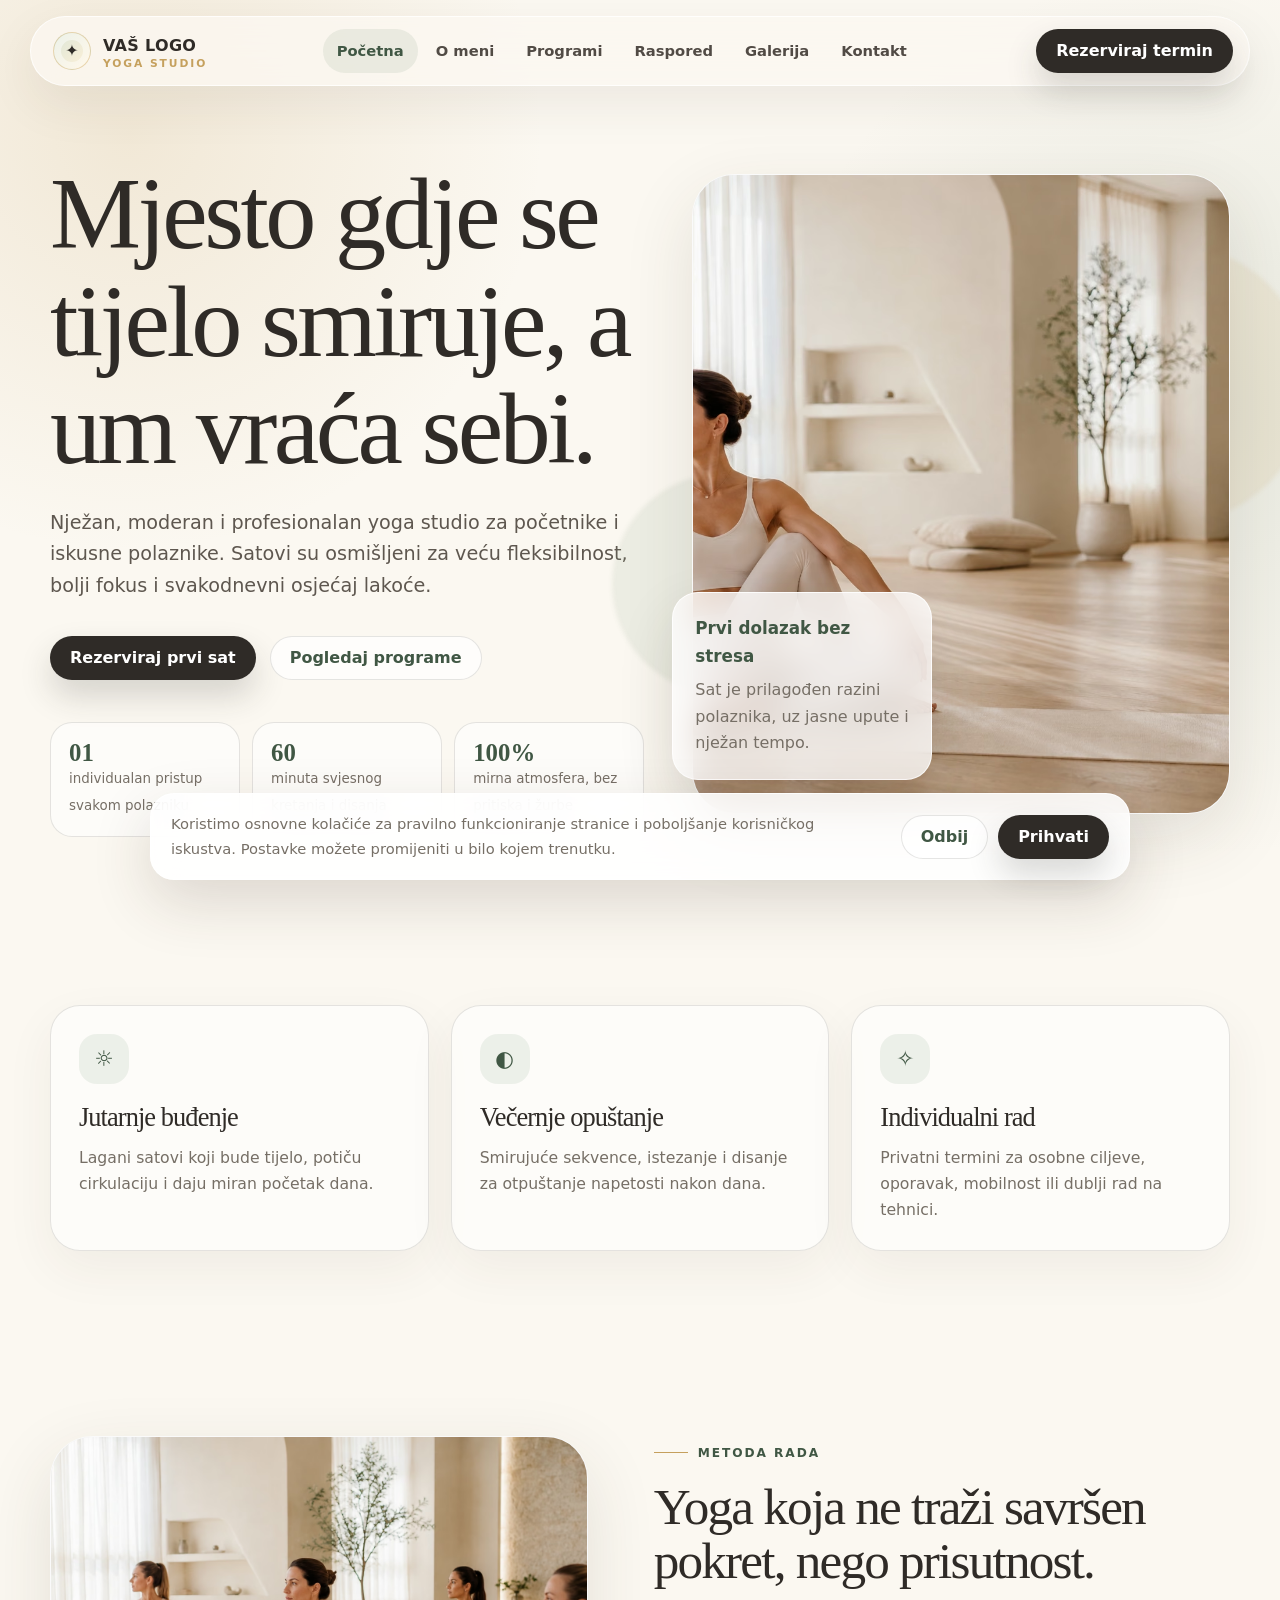
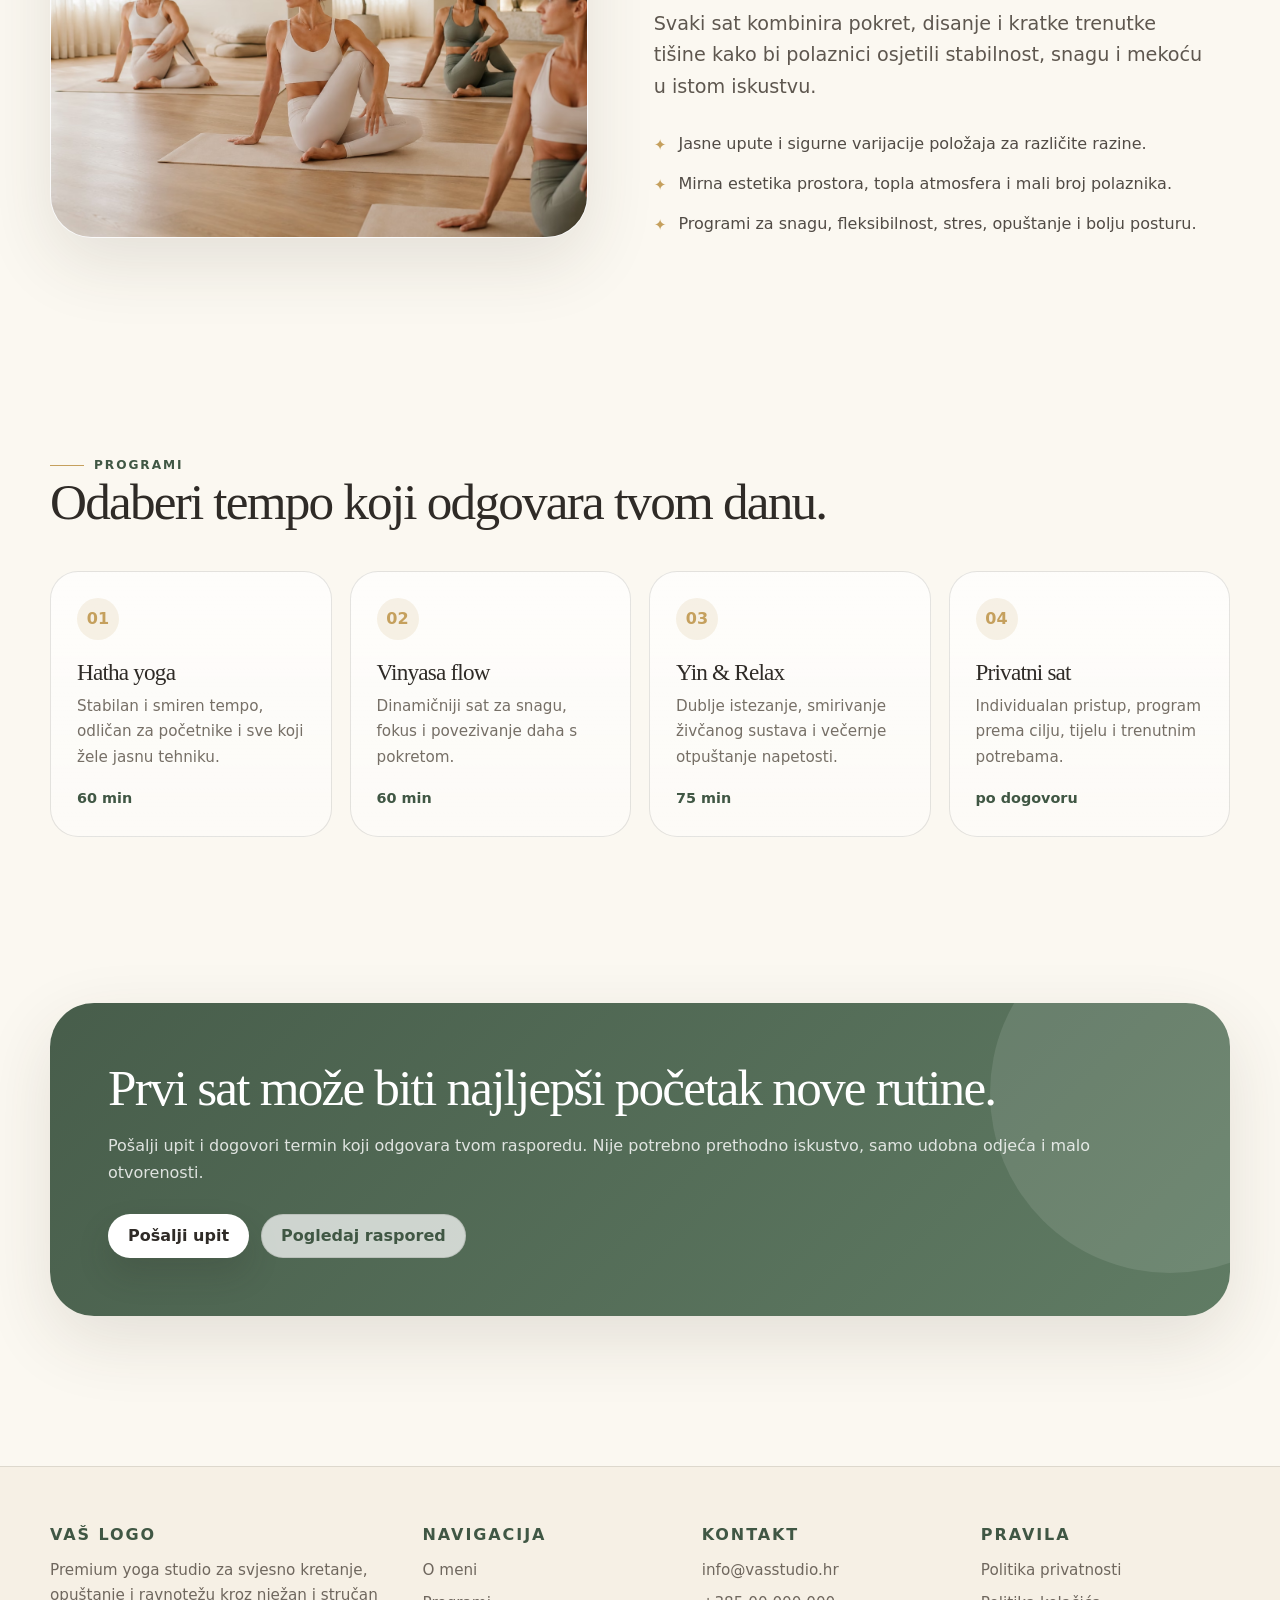
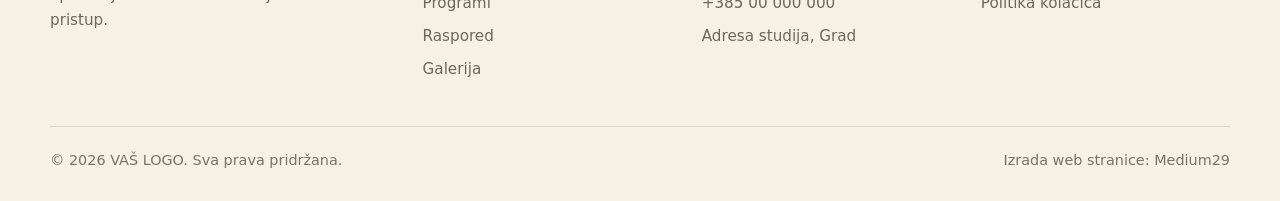
<file: index.html>
<!doctype html>
<html lang="hr">
<head>
  <meta charset="utf-8">
  <meta name="viewport" content="width=device-width, initial-scale=1">
  <title>Premium Yoga Studio | Svjesno kretanje i miran um</title>
  <meta name="description" content="Moderna premium web stranica za yoga studio, individualne sate, grupne programe i svjesno kretanje.">
  <meta name="theme-color" content="#fbf8f1">
  <meta property="og:title" content="Premium Yoga Studio | Svjesno kretanje i miran um">
  <meta property="og:description" content="Moderna premium web stranica za yoga studio, individualne sate, grupne programe i svjesno kretanje.">
  <meta property="og:type" content="website">
  <meta property="og:image" content="assets/images/yoga-hero.avif">
  <link rel="icon" href="assets/images/favicon.svg" type="image/svg+xml">
  <link rel="stylesheet" href="assets/css/style.css">
</head>
<body>
  <header class="topbar" aria-label="Glavna navigacija">
    <nav class="nav">
      <a class="brand" href="index.html" aria-label="Početna stranica">
        <span class="brand-mark" aria-hidden="true">✦</span>
        <span>VAŠ LOGO<small>Yoga studio</small></span>
      </a>
      <div class="nav-links" id="main-menu">
        <a data-nav href="index.html">Početna</a>
        <a data-nav href="o-nama.html">O meni</a>
        <a data-nav href="programi.html">Programi</a>
        <a data-nav href="raspored.html">Raspored</a>
        <a data-nav href="galerija.html">Galerija</a>
        <a data-nav href="kontakt.html">Kontakt</a>
      </div>
      <div class="nav-cta">
        <a class="btn btn-primary" href="kontakt.html">Rezerviraj termin</a>
        <button class="menu-toggle" aria-label="Otvori izbornik" aria-controls="main-menu" aria-expanded="false"><span></span><span></span><span></span></button>
      </div>
    </nav>
  </header>

  <main>
    <section class="hero">
      <div class="container hero-grid">
        <div class="hero-copy reveal">
          <h1>Mjesto gdje se tijelo smiruje, a um vraća sebi.</h1>
          <p class="lead">Nježan, moderan i profesionalan yoga studio za početnike i iskusne polaznike. Satovi su osmišljeni za veću fleksibilnost, bolji fokus i svakodnevni osjećaj lakoće.</p>
          <div class="hero-actions">
            <a class="btn btn-primary" href="kontakt.html">Rezerviraj prvi sat</a>
            <a class="btn btn-soft" href="programi.html">Pogledaj programe</a>
          </div>
          <div class="hero-stats">
            <div class="stat"><strong>01</strong><span>individualan pristup svakom polazniku</span></div>
            <div class="stat"><strong>60</strong><span>minuta svjesnog kretanja i disanja</span></div>
            <div class="stat"><strong>100%</strong><span>mirna atmosfera, bez pritiska i žurbe</span></div>
          </div>
        </div>
        <div class="hero-visual reveal">
          <span class="orb orb-one"></span><span class="orb orb-two"></span>
          <div class="image-card"><img src="assets/images/yoga-hero.avif" alt="Yoga studio u toploj i mirnoj atmosferi" width="1600" height="1100"></div>
          <div class="float-card"><strong>Prvi dolazak bez stresa</strong><p>Sat je prilagođen razini polaznika, uz jasne upute i nježan tempo.</p></div>
        </div>
      </div>
    </section>

    <section class="section-tight">
      <div class="container grid-3">
        <article class="card reveal"><div class="icon">☼</div><h3>Jutarnje buđenje</h3><p>Lagani satovi koji bude tijelo, potiču cirkulaciju i daju miran početak dana.</p></article>
        <article class="card reveal"><div class="icon">◐</div><h3>Večernje opuštanje</h3><p>Smirujuće sekvence, istezanje i disanje za otpuštanje napetosti nakon dana.</p></article>
        <article class="card reveal"><div class="icon">✧</div><h3>Individualni rad</h3><p>Privatni termini za osobne ciljeve, oporavak, mobilnost ili dublji rad na tehnici.</p></article>
      </div>
    </section>

    <section class="section">
      <div class="container split">
        <div class="image-card reveal"><img src="assets/images/yoga-programi.avif" alt="Yoga programi i svjesno kretanje" width="1600" height="1100" loading="lazy"></div>
        <div class="split-content reveal">
          <span class="eyebrow">Metoda rada</span>
          <h2>Yoga koja ne traži savršen pokret, nego prisutnost.</h2>
          <p class="lead">Svaki sat kombinira pokret, disanje i kratke trenutke tišine kako bi polaznici osjetili stabilnost, snagu i mekoću u istom iskustvu.</p>
          <ul class="check-list">
            <li>Jasne upute i sigurne varijacije položaja za različite razine.</li>
            <li>Mirna estetika prostora, topla atmosfera i mali broj polaznika.</li>
            <li>Programi za snagu, fleksibilnost, stres, opuštanje i bolju posturu.</li>
          </ul>
        </div>
      </div>
    </section>

    <section class="section">
      <div class="container">
        <div class="section-head reveal">
          <div><span class="eyebrow">Programi</span><h2>Odaberi tempo koji odgovara tvom danu.</h2></div>
          
        </div>
        <div class="program-grid">
          <article class="program-card reveal"><span>01</span><h3>Hatha yoga</h3><p>Stabilan i smiren tempo, odličan za početnike i sve koji žele jasnu tehniku.</p><div class="meta">60 min</div></article>
          <article class="program-card reveal"><span>02</span><h3>Vinyasa flow</h3><p>Dinamičniji sat za snagu, fokus i povezivanje daha s pokretom.</p><div class="meta">60 min</div></article>
          <article class="program-card reveal"><span>03</span><h3>Yin & Relax</h3><p>Dublje istezanje, smirivanje živčanog sustava i večernje otpuštanje napetosti.</p><div class="meta">75 min</div></article>
          <article class="program-card reveal"><span>04</span><h3>Privatni sat</h3><p>Individualan pristup, program prema cilju, tijelu i trenutnim potrebama.</p><div class="meta">po dogovoru</div></article>
        </div>
      </div>
    </section>

    <section class="section-tight">
      <div class="container cta-band reveal">
        <h2>Prvi sat može biti najljepši početak nove rutine.</h2>
        <p>Pošalji upit i dogovori termin koji odgovara tvom rasporedu. Nije potrebno prethodno iskustvo, samo udobna odjeća i malo otvorenosti.</p>
        <div class="cta-actions"><a class="btn btn-primary" href="kontakt.html">Pošalji upit</a><a class="btn btn-soft" href="raspored.html">Pogledaj raspored</a></div>
      </div>
    </section>
  </main>

  <footer class="footer">
    <div class="container">
      <div class="footer-grid">
        <div>
          <h3>VAŠ LOGO</h3>
          <p>Premium yoga studio za svjesno kretanje, opuštanje i ravnotežu kroz nježan i stručan pristup.</p>
        </div>
        <div>
          <h3>Navigacija</h3>
          <a href="o-nama.html">O meni</a>
          <a href="programi.html">Programi</a>
          <a href="raspored.html">Raspored</a>
          <a href="galerija.html">Galerija</a>
        </div>
        <div>
          <h3>Kontakt</h3>
          <a href="mailto:info@vasstudio.hr">info@vasstudio.hr</a>
          <a href="tel:+385000000000">+385 00 000 000</a>
          <p>Adresa studija, Grad</p>
        </div>
        <div>
          <h3>Pravila</h3>
          <a href="politika-privatnosti.html">Politika privatnosti</a>
          <a href="politika-kolacica.html">Politika kolačića</a>
        </div>
      </div>
      <div class="footer-bottom">
        <span>© 2026 VAŠ LOGO. Sva prava pridržana.</span>
        <span>Izrada web stranice: Medium29</span>
      </div>
    </div>
  </footer>
  <div class="cookie" role="dialog" aria-label="Obavijest o kolačićima">
    <div class="cookie-inner">
      <p>Koristimo osnovne kolačiće za pravilno funkcioniranje stranice i poboljšanje korisničkog iskustva. Postavke možete promijeniti u bilo kojem trenutku.</p>
      <div class="cookie-actions">
        <button class="btn btn-soft" data-cookie-reject>Odbij</button>
        <button class="btn btn-primary" data-cookie-accept>Prihvati</button>
      </div>
    </div>
  </div>
  <script src="assets/js/main.js"></script>
</body>
</html>
</file>
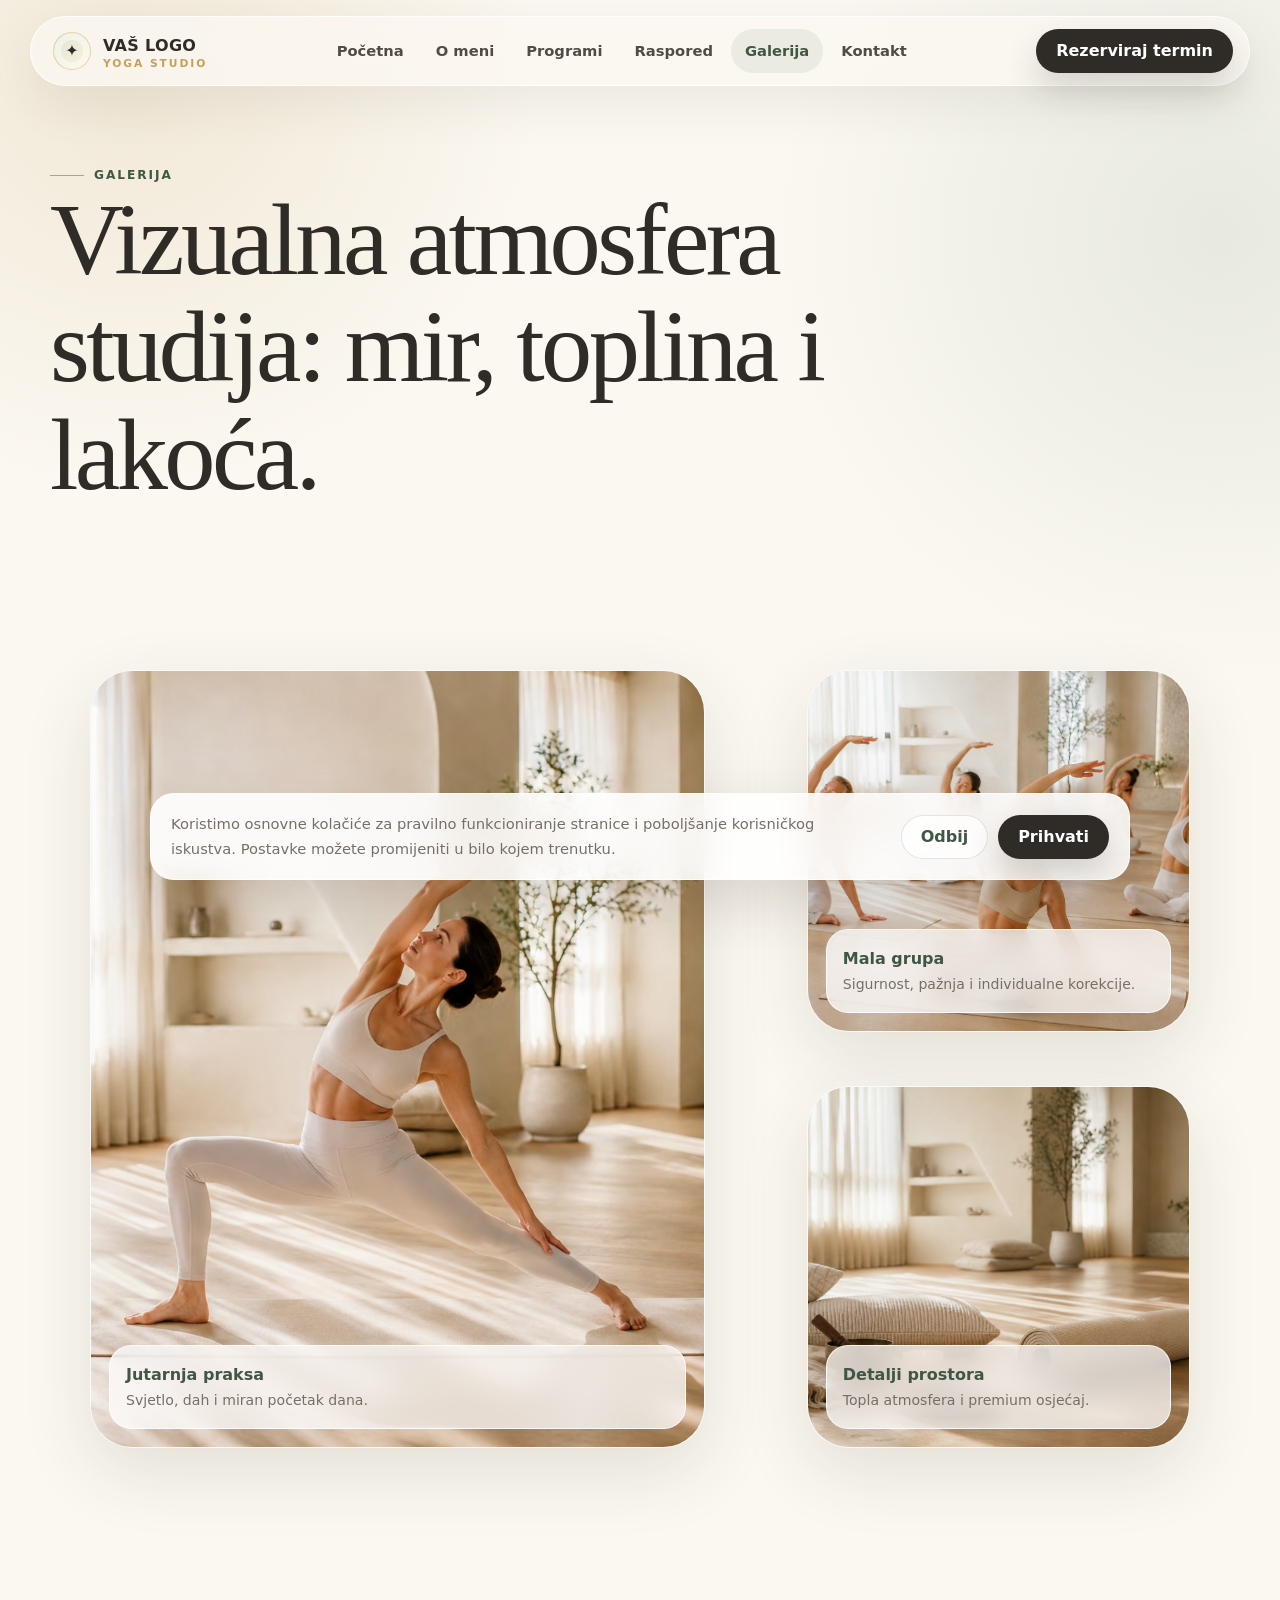
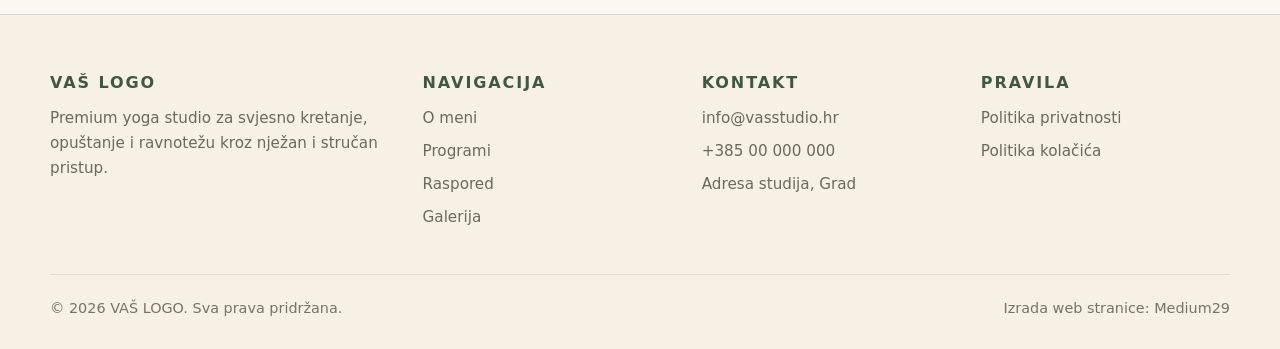
<file: galerija.html>
<!doctype html>
<html lang="hr">
<head>
  <meta charset="utf-8">
  <meta name="viewport" content="width=device-width, initial-scale=1">
  <title>Galerija | Atmosfera yoga studija</title>
  <meta name="description" content="Galerija premium AVIF vizuala za yoga studio, radionice i miran prostor za vježbanje.">
  <meta name="theme-color" content="#fbf8f1">
  <meta property="og:title" content="Galerija | Atmosfera yoga studija">
  <meta property="og:description" content="Galerija premium AVIF vizuala za yoga studio, radionice i miran prostor za vježbanje.">
  <meta property="og:type" content="website">
  <meta property="og:image" content="assets/images/yoga-hero.avif">
  <link rel="icon" href="assets/images/favicon.svg" type="image/svg+xml">
  <link rel="stylesheet" href="assets/css/style.css">
</head>
<body>
  <header class="topbar" aria-label="Glavna navigacija">
    <nav class="nav">
      <a class="brand" href="index.html" aria-label="Početna stranica">
        <span class="brand-mark" aria-hidden="true">✦</span>
        <span>VAŠ LOGO<small>Yoga studio</small></span>
      </a>
      <div class="nav-links" id="main-menu">
        <a data-nav href="index.html">Početna</a>
        <a data-nav href="o-nama.html">O meni</a>
        <a data-nav href="programi.html">Programi</a>
        <a data-nav href="raspored.html">Raspored</a>
        <a data-nav href="galerija.html">Galerija</a>
        <a data-nav href="kontakt.html">Kontakt</a>
      </div>
      <div class="nav-cta">
        <a class="btn btn-primary" href="kontakt.html">Rezerviraj termin</a>
        <button class="menu-toggle" aria-label="Otvori izbornik" aria-controls="main-menu" aria-expanded="false"><span></span><span></span><span></span></button>
      </div>
    </nav>
  </header>

  <main>
    <section class="page-hero">
      <div class="container reveal"><span class="eyebrow">Galerija</span><h1>Vizualna atmosfera studija: mir, toplina i lakoća.</h1></div>
    </section>
    <section class="section-tight">
      <div class="container gallery-grid">
        <figure class="image-card reveal"><img src="assets/images/yoga-galerija-1.avif" alt="Joga uz miran jutarnji ambijent" width="1600" height="1100" loading="lazy"><figcaption class="gallery-caption"><strong>Jutarnja praksa</strong><p>Svjetlo, dah i miran početak dana.</p></figcaption></figure>
        <figure class="image-card reveal"><img src="assets/images/yoga-galerija-2.avif" alt="Mala grupa na yoga satu" width="1600" height="1100" loading="lazy"><figcaption class="gallery-caption"><strong>Mala grupa</strong><p>Sigurnost, pažnja i individualne korekcije.</p></figcaption></figure>
        <figure class="image-card reveal"><img src="assets/images/yoga-galerija-3.avif" alt="Detalji yoga studija, svijeće i zdjela" width="1600" height="1100" loading="lazy"><figcaption class="gallery-caption"><strong>Detalji prostora</strong><p>Topla atmosfera i premium osjećaj.</p></figcaption></figure>
      </div>
    </section>
  </main>

  <footer class="footer">
    <div class="container">
      <div class="footer-grid">
        <div>
          <h3>VAŠ LOGO</h3>
          <p>Premium yoga studio za svjesno kretanje, opuštanje i ravnotežu kroz nježan i stručan pristup.</p>
        </div>
        <div>
          <h3>Navigacija</h3>
          <a href="o-nama.html">O meni</a>
          <a href="programi.html">Programi</a>
          <a href="raspored.html">Raspored</a>
          <a href="galerija.html">Galerija</a>
        </div>
        <div>
          <h3>Kontakt</h3>
          <a href="mailto:info@vasstudio.hr">info@vasstudio.hr</a>
          <a href="tel:+385000000000">+385 00 000 000</a>
          <p>Adresa studija, Grad</p>
        </div>
        <div>
          <h3>Pravila</h3>
          <a href="politika-privatnosti.html">Politika privatnosti</a>
          <a href="politika-kolacica.html">Politika kolačića</a>
        </div>
      </div>
      <div class="footer-bottom">
        <span>© 2026 VAŠ LOGO. Sva prava pridržana.</span>
        <span>Izrada web stranice: Medium29</span>
      </div>
    </div>
  </footer>
  <div class="cookie" role="dialog" aria-label="Obavijest o kolačićima">
    <div class="cookie-inner">
      <p>Koristimo osnovne kolačiće za pravilno funkcioniranje stranice i poboljšanje korisničkog iskustva. Postavke možete promijeniti u bilo kojem trenutku.</p>
      <div class="cookie-actions">
        <button class="btn btn-soft" data-cookie-reject>Odbij</button>
        <button class="btn btn-primary" data-cookie-accept>Prihvati</button>
      </div>
    </div>
  </div>
  <script src="assets/js/main.js"></script>
</body>
</html>
</file>
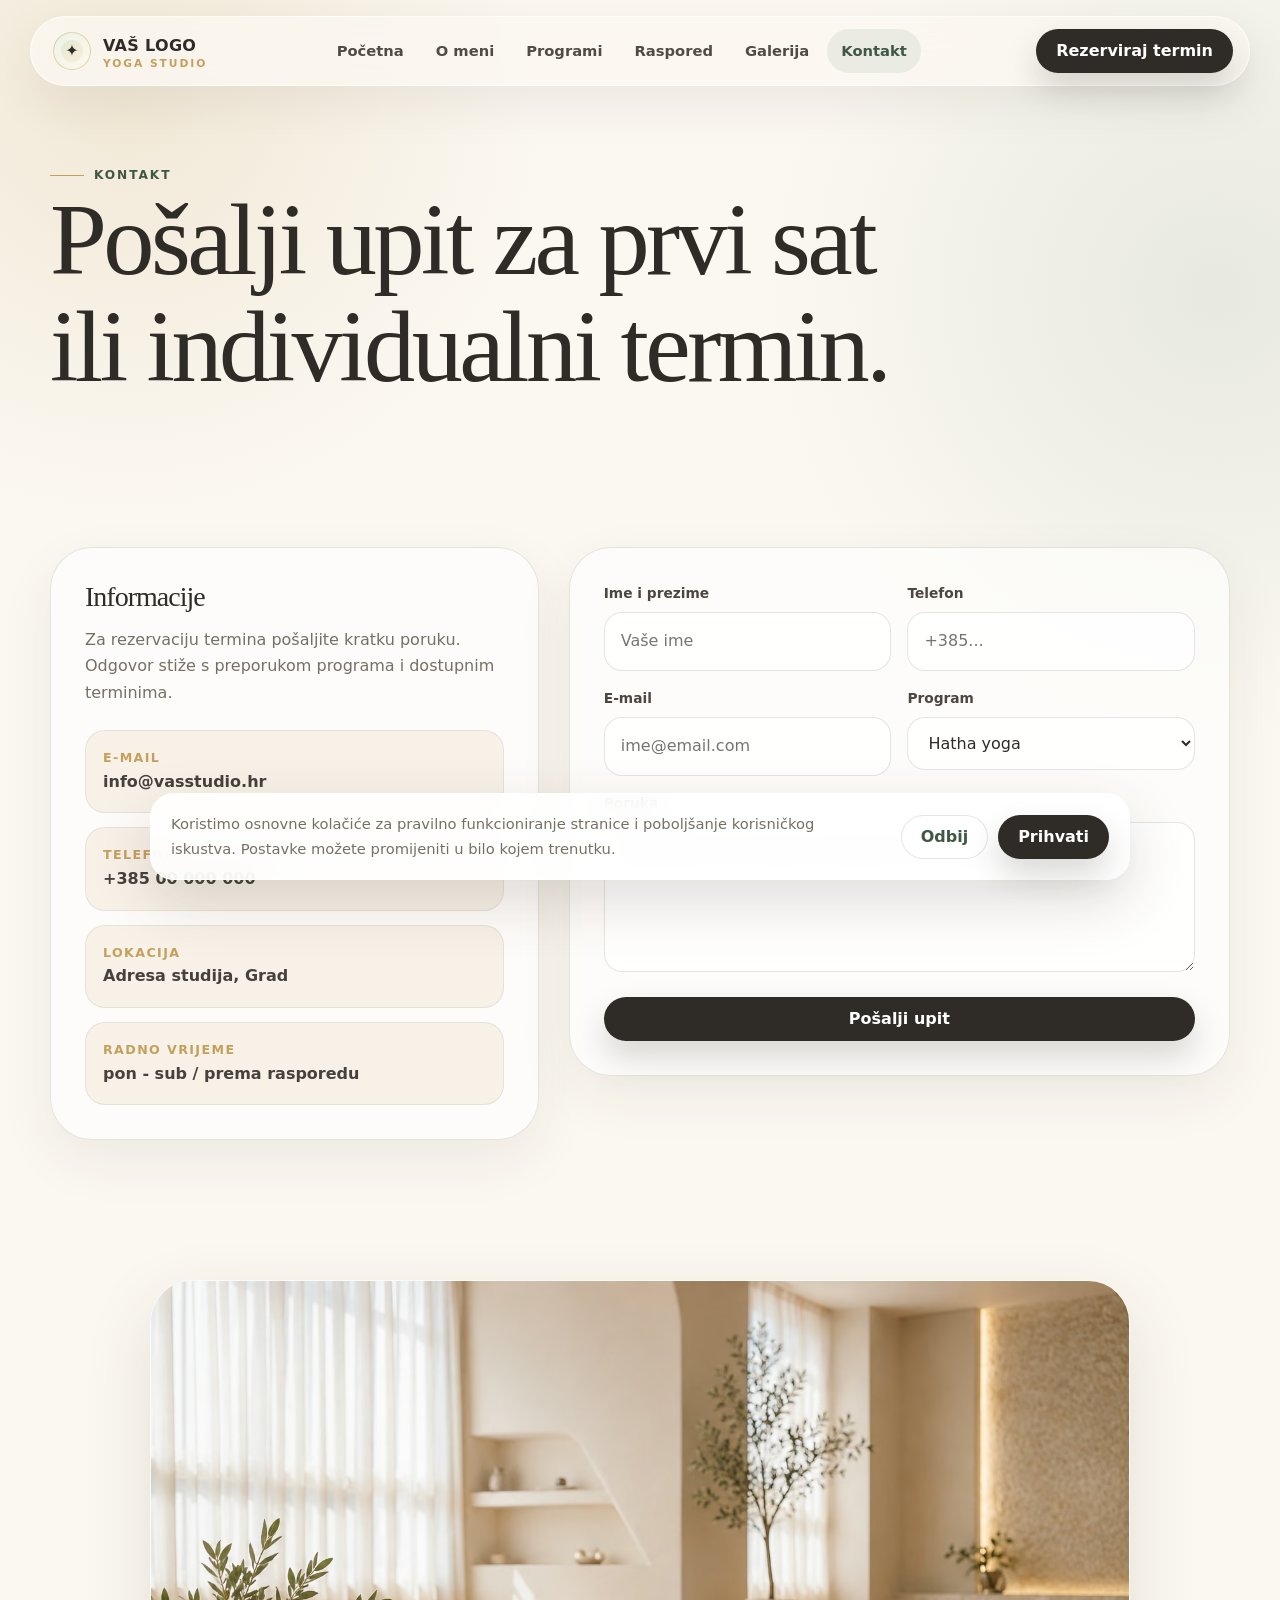
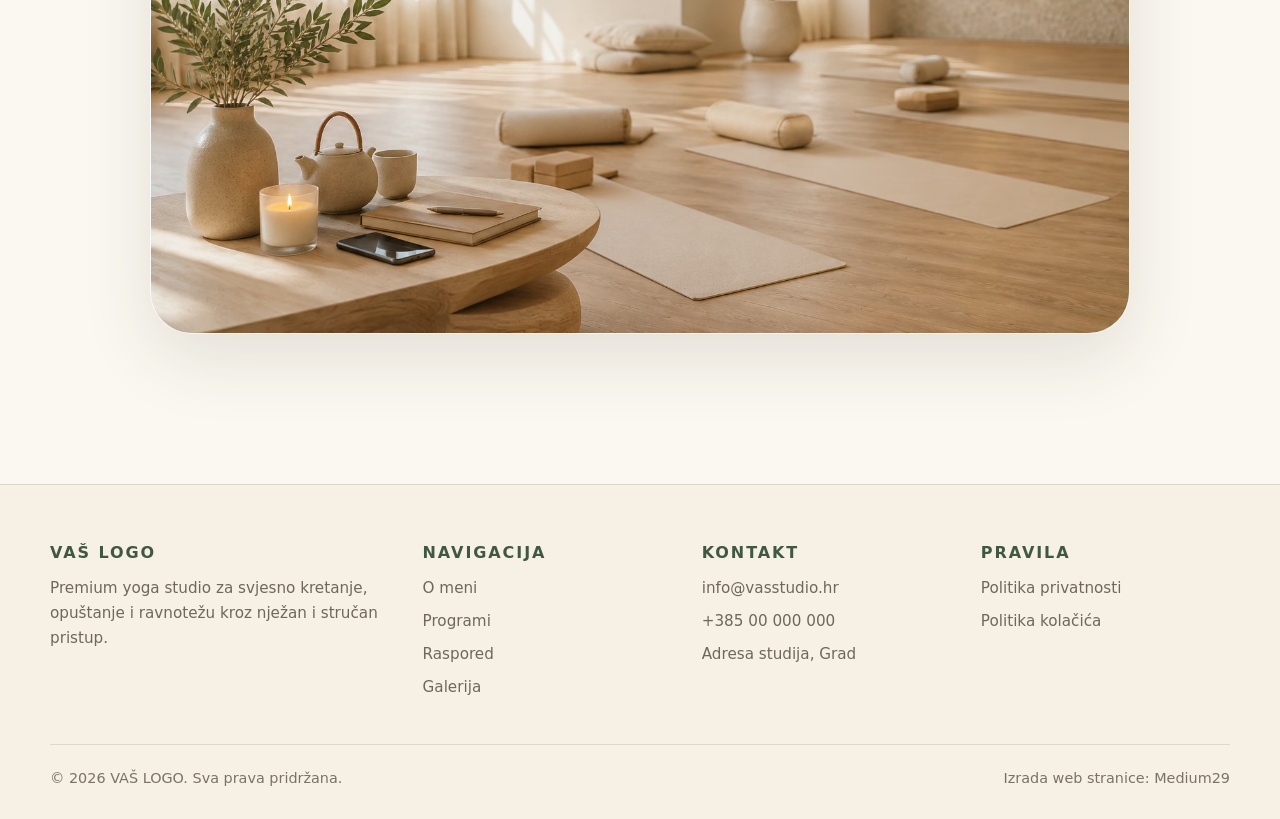
<file: kontakt.html>
<!doctype html>
<html lang="hr">
<head>
  <meta charset="utf-8">
  <meta name="viewport" content="width=device-width, initial-scale=1">
  <title>Kontakt | Rezervacija yoga termina</title>
  <meta name="description" content="Pošaljite upit za yoga satove, individualne termine ili radionice.">
  <meta name="theme-color" content="#fbf8f1">
  <meta property="og:title" content="Kontakt | Rezervacija yoga termina">
  <meta property="og:description" content="Pošaljite upit za yoga satove, individualne termine ili radionice.">
  <meta property="og:type" content="website">
  <meta property="og:image" content="assets/images/yoga-hero.avif">
  <link rel="icon" href="assets/images/favicon.svg" type="image/svg+xml">
  <link rel="stylesheet" href="assets/css/style.css">
</head>
<body>
  <header class="topbar" aria-label="Glavna navigacija">
    <nav class="nav">
      <a class="brand" href="index.html" aria-label="Početna stranica">
        <span class="brand-mark" aria-hidden="true">✦</span>
        <span>VAŠ LOGO<small>Yoga studio</small></span>
      </a>
      <div class="nav-links" id="main-menu">
        <a data-nav href="index.html">Početna</a>
        <a data-nav href="o-nama.html">O meni</a>
        <a data-nav href="programi.html">Programi</a>
        <a data-nav href="raspored.html">Raspored</a>
        <a data-nav href="galerija.html">Galerija</a>
        <a data-nav href="kontakt.html">Kontakt</a>
      </div>
      <div class="nav-cta">
        <a class="btn btn-primary" href="kontakt.html">Rezerviraj termin</a>
        <button class="menu-toggle" aria-label="Otvori izbornik" aria-controls="main-menu" aria-expanded="false"><span></span><span></span><span></span></button>
      </div>
    </nav>
  </header>

  <main>
    <section class="page-hero">
      <div class="container reveal"><span class="eyebrow">Kontakt</span><h1>Pošalji upit za prvi sat ili individualni termin.</h1></div>
    </section>
    <section class="section-tight">
      <div class="container form-wrap">
        <aside class="contact-panel reveal">
          <h3>Informacije</h3>
          <p>Za rezervaciju termina pošaljite kratku poruku. Odgovor stiže s preporukom programa i dostupnim terminima.</p>
          <div class="contact-list">
            <div class="contact-item"><span>E-mail</span><strong>info@vasstudio.hr</strong></div>
            <div class="contact-item"><span>Telefon</span><strong>+385 00 000 000</strong></div>
            <div class="contact-item"><span>Lokacija</span><strong>Adresa studija, Grad</strong></div>
            <div class="contact-item"><span>Radno vrijeme</span><strong>pon - sub / prema rasporedu</strong></div>
          </div>
        </aside>
        <div class="contact-panel reveal">
          <form action="mailto:info@vasstudio.hr" method="post" enctype="text/plain" data-contact-form>
            <div class="field-grid">
              <div class="field"><label for="ime">Ime i prezime</label><input id="ime" name="Ime" type="text" required placeholder="Vaše ime"></div>
              <div class="field"><label for="telefon">Telefon</label><input id="telefon" name="Telefon" type="tel" placeholder="+385..."></div>
              <div class="field"><label for="email">E-mail</label><input id="email" name="Email" type="email" required placeholder="ime@email.com"></div>
              <div class="field"><label for="program">Program</label><select id="program" name="Program"><option>Hatha yoga</option><option>Vinyasa flow</option><option>Yin & Relax</option><option>Privatni sat</option><option>Radionica</option></select></div>
              <div class="field full"><label for="poruka">Poruka</label><textarea id="poruka" name="Poruka" required placeholder="Napišite što vas zanima i koji termin vam odgovara."></textarea></div>
            </div>
            <button class="btn btn-primary" type="submit">Pošalji upit</button>
          </form>
        </div>
      </div>
    </section>
    <section class="section-tight">
      <div class="container single-image">
        <div class="image-card reveal"><img src="assets/images/yoga-kontakt.avif" alt="Kontakt i rezervacija yoga termina" width="1600" height="1100" loading="lazy"></div>
      </div>
    </section>
  </main>

  <footer class="footer">
    <div class="container">
      <div class="footer-grid">
        <div>
          <h3>VAŠ LOGO</h3>
          <p>Premium yoga studio za svjesno kretanje, opuštanje i ravnotežu kroz nježan i stručan pristup.</p>
        </div>
        <div>
          <h3>Navigacija</h3>
          <a href="o-nama.html">O meni</a>
          <a href="programi.html">Programi</a>
          <a href="raspored.html">Raspored</a>
          <a href="galerija.html">Galerija</a>
        </div>
        <div>
          <h3>Kontakt</h3>
          <a href="mailto:info@vasstudio.hr">info@vasstudio.hr</a>
          <a href="tel:+385000000000">+385 00 000 000</a>
          <p>Adresa studija, Grad</p>
        </div>
        <div>
          <h3>Pravila</h3>
          <a href="politika-privatnosti.html">Politika privatnosti</a>
          <a href="politika-kolacica.html">Politika kolačića</a>
        </div>
      </div>
      <div class="footer-bottom">
        <span>© 2026 VAŠ LOGO. Sva prava pridržana.</span>
        <span>Izrada web stranice: Medium29</span>
      </div>
    </div>
  </footer>
  <div class="cookie" role="dialog" aria-label="Obavijest o kolačićima">
    <div class="cookie-inner">
      <p>Koristimo osnovne kolačiće za pravilno funkcioniranje stranice i poboljšanje korisničkog iskustva. Postavke možete promijeniti u bilo kojem trenutku.</p>
      <div class="cookie-actions">
        <button class="btn btn-soft" data-cookie-reject>Odbij</button>
        <button class="btn btn-primary" data-cookie-accept>Prihvati</button>
      </div>
    </div>
  </div>
  <script src="assets/js/main.js"></script>
</body>
</html>
</file>
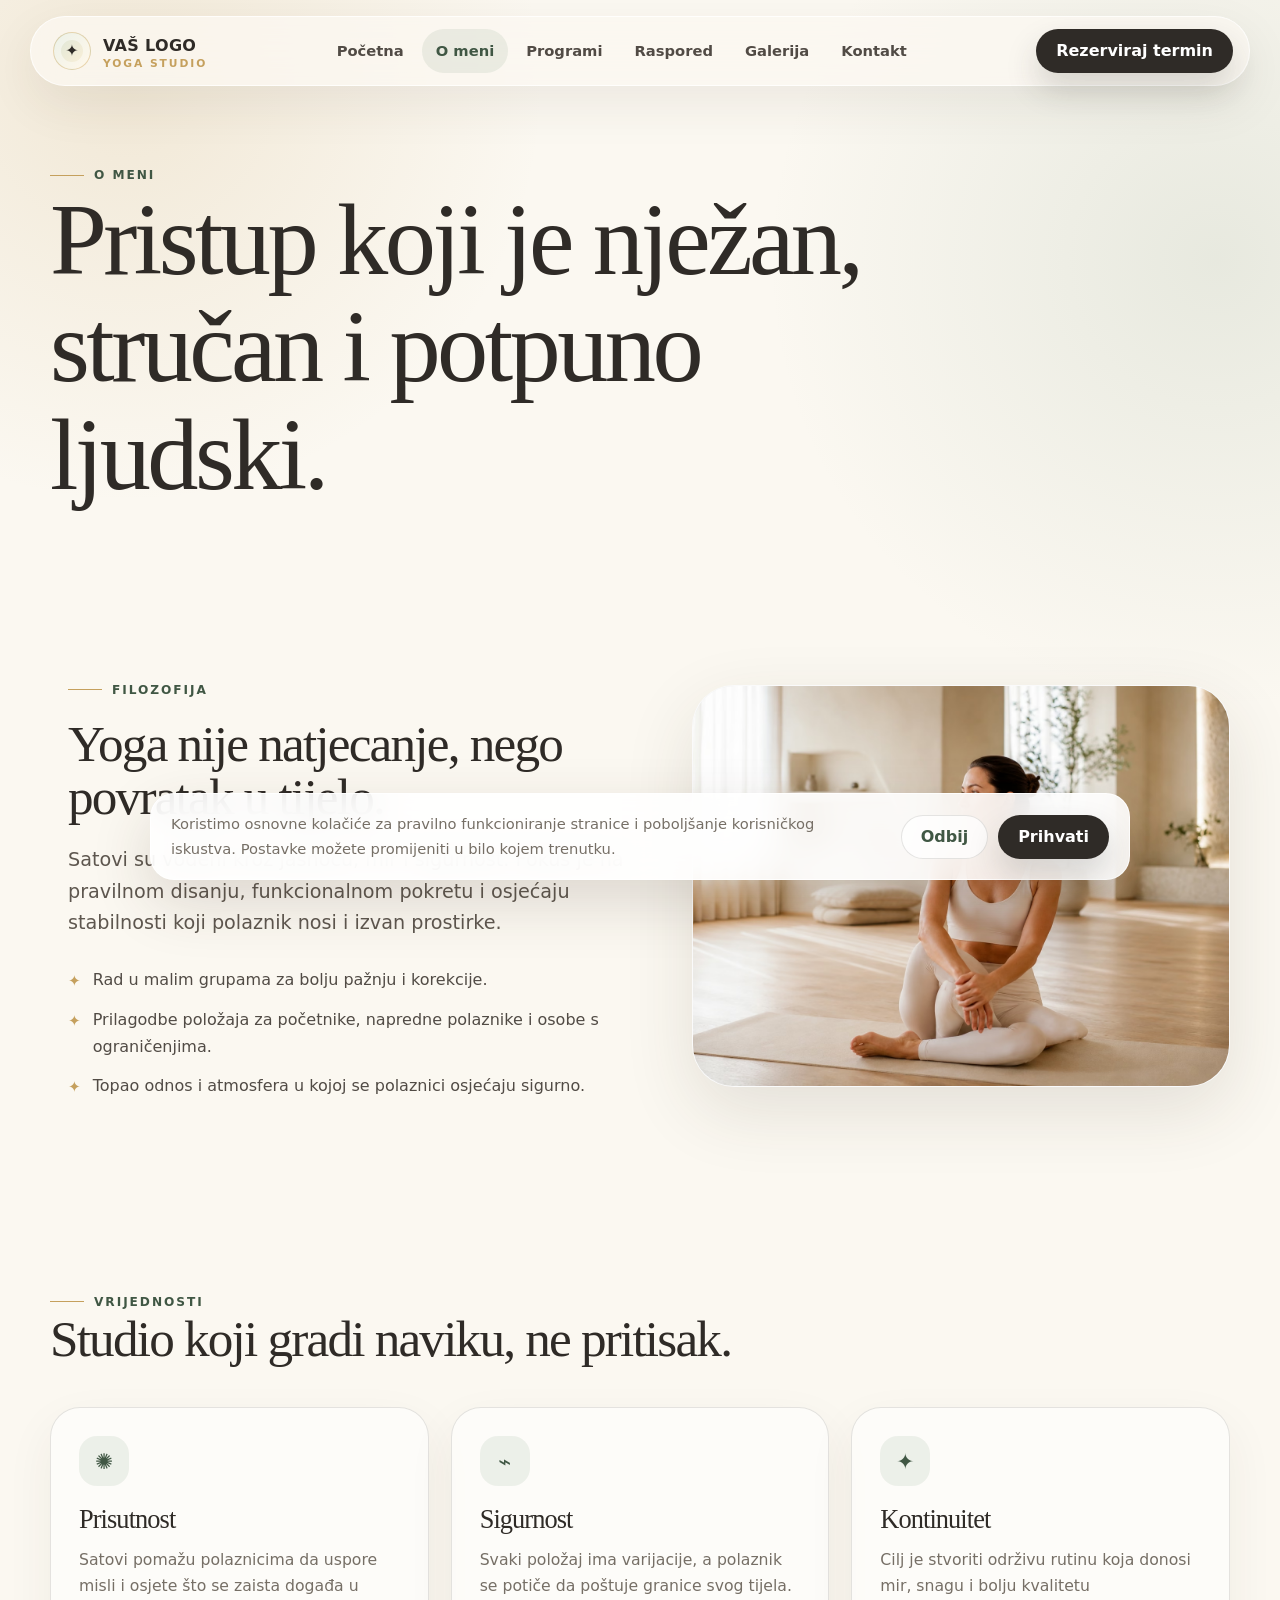
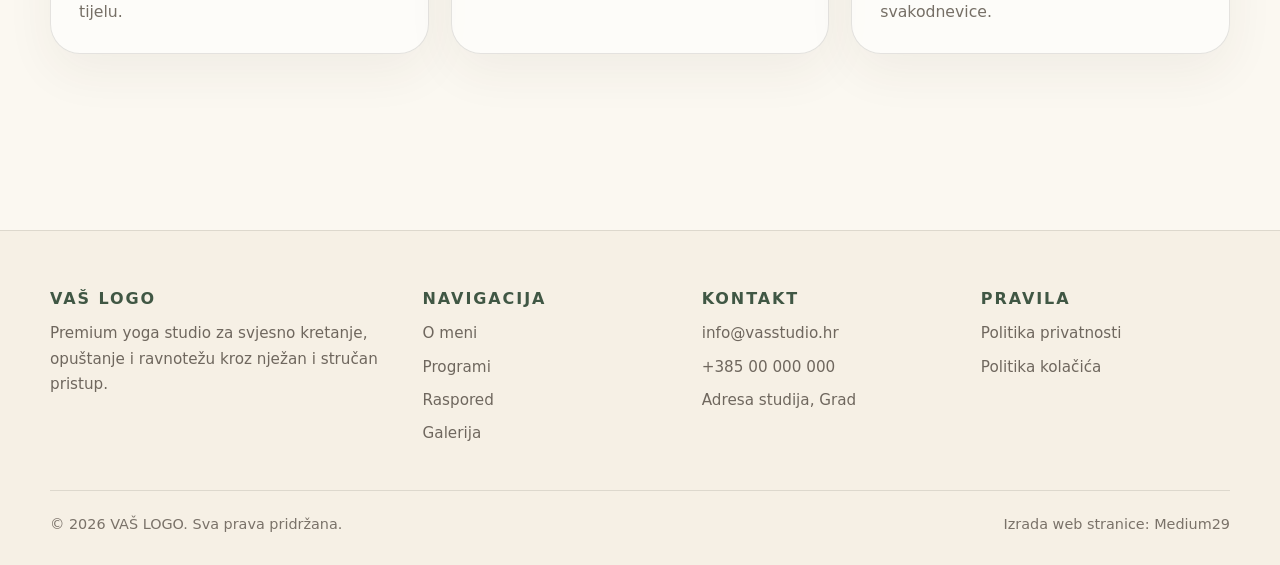
<file: o-nama.html>
<!doctype html>
<html lang="hr">
<head>
  <meta charset="utf-8">
  <meta name="viewport" content="width=device-width, initial-scale=1">
  <title>O meni | Premium Yoga Studio</title>
  <meta name="description" content="Upoznajte yoga instruktoricu, pristup radu i atmosferu studija.">
  <meta name="theme-color" content="#fbf8f1">
  <meta property="og:title" content="O meni | Premium Yoga Studio">
  <meta property="og:description" content="Upoznajte yoga instruktoricu, pristup radu i atmosferu studija.">
  <meta property="og:type" content="website">
  <meta property="og:image" content="assets/images/yoga-hero.avif">
  <link rel="icon" href="assets/images/favicon.svg" type="image/svg+xml">
  <link rel="stylesheet" href="assets/css/style.css">
</head>
<body>
  <header class="topbar" aria-label="Glavna navigacija">
    <nav class="nav">
      <a class="brand" href="index.html" aria-label="Početna stranica">
        <span class="brand-mark" aria-hidden="true">✦</span>
        <span>VAŠ LOGO<small>Yoga studio</small></span>
      </a>
      <div class="nav-links" id="main-menu">
        <a data-nav href="index.html">Početna</a>
        <a data-nav href="o-nama.html">O meni</a>
        <a data-nav href="programi.html">Programi</a>
        <a data-nav href="raspored.html">Raspored</a>
        <a data-nav href="galerija.html">Galerija</a>
        <a data-nav href="kontakt.html">Kontakt</a>
      </div>
      <div class="nav-cta">
        <a class="btn btn-primary" href="kontakt.html">Rezerviraj termin</a>
        <button class="menu-toggle" aria-label="Otvori izbornik" aria-controls="main-menu" aria-expanded="false"><span></span><span></span><span></span></button>
      </div>
    </nav>
  </header>

  <main>
    <section class="page-hero">
      <div class="container reveal">
        <span class="eyebrow">O meni</span>
        <h1>Pristup koji je nježan, stručan i potpuno ljudski.</h1>
        
      </div>
    </section>
    <section class="section-tight">
      <div class="container split reverse">
        <div class="split-content reveal">
          <span class="eyebrow">Filozofija</span>
          <h2>Yoga nije natjecanje, nego povratak u tijelo.</h2>
          <p class="lead">Satovi su vođeni kroz jasnoću, mir i sigurnost. Fokus je na pravilnom disanju, funkcionalnom pokretu i osjećaju stabilnosti koji polaznik nosi i izvan prostirke.</p>
          <ul class="check-list">
            <li>Rad u malim grupama za bolju pažnju i korekcije.</li>
            <li>Prilagodbe položaja za početnike, napredne polaznike i osobe s ograničenjima.</li>
            <li>Topao odnos i atmosfera u kojoj se polaznici osjećaju sigurno.</li>
          </ul>
        </div>
        <div class="image-card reveal"><img src="assets/images/yoga-instruktor.avif" alt="Instruktorica joge u mirnom studiju" width="1600" height="1100" loading="lazy"></div>
      </div>
    </section>
    <section class="section">
      <div class="container">
        <div class="section-head reveal"><div><span class="eyebrow">Vrijednosti</span><h2>Studio koji gradi naviku, ne pritisak.</h2></div></div>
        <div class="grid-3">
          <article class="card reveal"><div class="icon">✺</div><h3>Prisutnost</h3><p>Satovi pomažu polaznicima da uspore misli i osjete što se zaista događa u tijelu.</p></article>
          <article class="card reveal"><div class="icon">⌁</div><h3>Sigurnost</h3><p>Svaki položaj ima varijacije, a polaznik se potiče da poštuje granice svog tijela.</p></article>
          <article class="card reveal"><div class="icon">✦</div><h3>Kontinuitet</h3><p>Cilj je stvoriti održivu rutinu koja donosi mir, snagu i bolju kvalitetu svakodnevice.</p></article>
        </div>
      </div>
    </section>
  </main>

  <footer class="footer">
    <div class="container">
      <div class="footer-grid">
        <div>
          <h3>VAŠ LOGO</h3>
          <p>Premium yoga studio za svjesno kretanje, opuštanje i ravnotežu kroz nježan i stručan pristup.</p>
        </div>
        <div>
          <h3>Navigacija</h3>
          <a href="o-nama.html">O meni</a>
          <a href="programi.html">Programi</a>
          <a href="raspored.html">Raspored</a>
          <a href="galerija.html">Galerija</a>
        </div>
        <div>
          <h3>Kontakt</h3>
          <a href="mailto:info@vasstudio.hr">info@vasstudio.hr</a>
          <a href="tel:+385000000000">+385 00 000 000</a>
          <p>Adresa studija, Grad</p>
        </div>
        <div>
          <h3>Pravila</h3>
          <a href="politika-privatnosti.html">Politika privatnosti</a>
          <a href="politika-kolacica.html">Politika kolačića</a>
        </div>
      </div>
      <div class="footer-bottom">
        <span>© 2026 VAŠ LOGO. Sva prava pridržana.</span>
        <span>Izrada web stranice: Medium29</span>
      </div>
    </div>
  </footer>
  <div class="cookie" role="dialog" aria-label="Obavijest o kolačićima">
    <div class="cookie-inner">
      <p>Koristimo osnovne kolačiće za pravilno funkcioniranje stranice i poboljšanje korisničkog iskustva. Postavke možete promijeniti u bilo kojem trenutku.</p>
      <div class="cookie-actions">
        <button class="btn btn-soft" data-cookie-reject>Odbij</button>
        <button class="btn btn-primary" data-cookie-accept>Prihvati</button>
      </div>
    </div>
  </div>
  <script src="assets/js/main.js"></script>
</body>
</html>
</file>
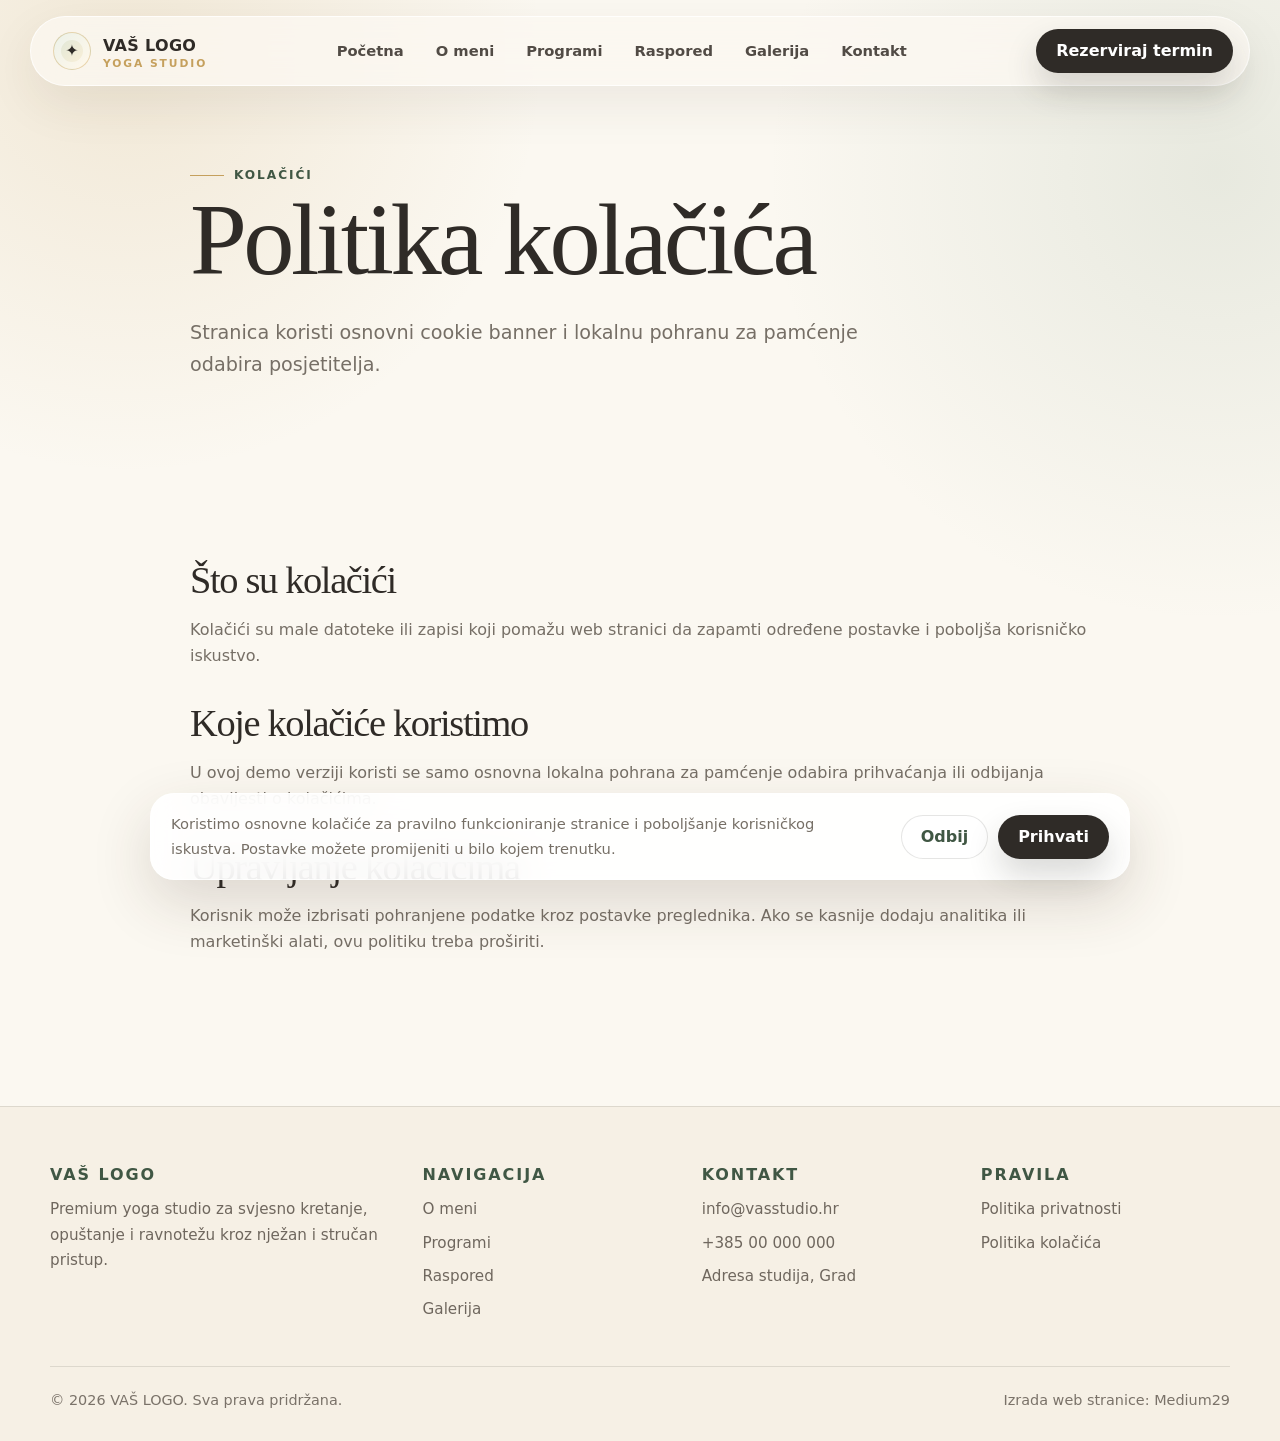
<file: politika-kolacica.html>
<!doctype html>
<html lang="hr">
<head>
  <meta charset="utf-8">
  <meta name="viewport" content="width=device-width, initial-scale=1">
  <title>Politika kolačića | Premium Yoga Studio</title>
  <meta name="description" content="Informacije o korištenju kolačića na web stranici.">
  <meta name="theme-color" content="#fbf8f1">
  <meta property="og:title" content="Politika kolačića | Premium Yoga Studio">
  <meta property="og:description" content="Informacije o korištenju kolačića na web stranici.">
  <meta property="og:type" content="website">
  <meta property="og:image" content="assets/images/yoga-hero.avif">
  <link rel="icon" href="assets/images/favicon.svg" type="image/svg+xml">
  <link rel="stylesheet" href="assets/css/style.css">
</head>
<body>
  <header class="topbar" aria-label="Glavna navigacija">
    <nav class="nav">
      <a class="brand" href="index.html" aria-label="Početna stranica">
        <span class="brand-mark" aria-hidden="true">✦</span>
        <span>VAŠ LOGO<small>Yoga studio</small></span>
      </a>
      <div class="nav-links" id="main-menu">
        <a data-nav href="index.html">Početna</a>
        <a data-nav href="o-nama.html">O meni</a>
        <a data-nav href="programi.html">Programi</a>
        <a data-nav href="raspored.html">Raspored</a>
        <a data-nav href="galerija.html">Galerija</a>
        <a data-nav href="kontakt.html">Kontakt</a>
      </div>
      <div class="nav-cta">
        <a class="btn btn-primary" href="kontakt.html">Rezerviraj termin</a>
        <button class="menu-toggle" aria-label="Otvori izbornik" aria-controls="main-menu" aria-expanded="false"><span></span><span></span><span></span></button>
      </div>
    </nav>
  </header>

  <main><section class="page-hero"><div class="container legal reveal"><span class="eyebrow">Kolačići</span><h1>Politika kolačića</h1><p class="lead">Stranica koristi osnovni cookie banner i lokalnu pohranu za pamćenje odabira posjetitelja.</p></div></section><section class="section-tight"><div class="container legal reveal"><h2>Što su kolačići</h2><p>Kolačići su male datoteke ili zapisi koji pomažu web stranici da zapamti određene postavke i poboljša korisničko iskustvo.</p><h2>Koje kolačiće koristimo</h2><p>U ovoj demo verziji koristi se samo osnovna lokalna pohrana za pamćenje odabira prihvaćanja ili odbijanja obavijesti o kolačićima.</p><h2>Upravljanje kolačićima</h2><p>Korisnik može izbrisati pohranjene podatke kroz postavke preglednika. Ako se kasnije dodaju analitika ili marketinški alati, ovu politiku treba proširiti.</p></div></section></main>

  <footer class="footer">
    <div class="container">
      <div class="footer-grid">
        <div>
          <h3>VAŠ LOGO</h3>
          <p>Premium yoga studio za svjesno kretanje, opuštanje i ravnotežu kroz nježan i stručan pristup.</p>
        </div>
        <div>
          <h3>Navigacija</h3>
          <a href="o-nama.html">O meni</a>
          <a href="programi.html">Programi</a>
          <a href="raspored.html">Raspored</a>
          <a href="galerija.html">Galerija</a>
        </div>
        <div>
          <h3>Kontakt</h3>
          <a href="mailto:info@vasstudio.hr">info@vasstudio.hr</a>
          <a href="tel:+385000000000">+385 00 000 000</a>
          <p>Adresa studija, Grad</p>
        </div>
        <div>
          <h3>Pravila</h3>
          <a href="politika-privatnosti.html">Politika privatnosti</a>
          <a href="politika-kolacica.html">Politika kolačića</a>
        </div>
      </div>
      <div class="footer-bottom">
        <span>© 2026 VAŠ LOGO. Sva prava pridržana.</span>
        <span>Izrada web stranice: Medium29</span>
      </div>
    </div>
  </footer>
  <div class="cookie" role="dialog" aria-label="Obavijest o kolačićima">
    <div class="cookie-inner">
      <p>Koristimo osnovne kolačiće za pravilno funkcioniranje stranice i poboljšanje korisničkog iskustva. Postavke možete promijeniti u bilo kojem trenutku.</p>
      <div class="cookie-actions">
        <button class="btn btn-soft" data-cookie-reject>Odbij</button>
        <button class="btn btn-primary" data-cookie-accept>Prihvati</button>
      </div>
    </div>
  </div>
  <script src="assets/js/main.js"></script>
</body>
</html>
</file>
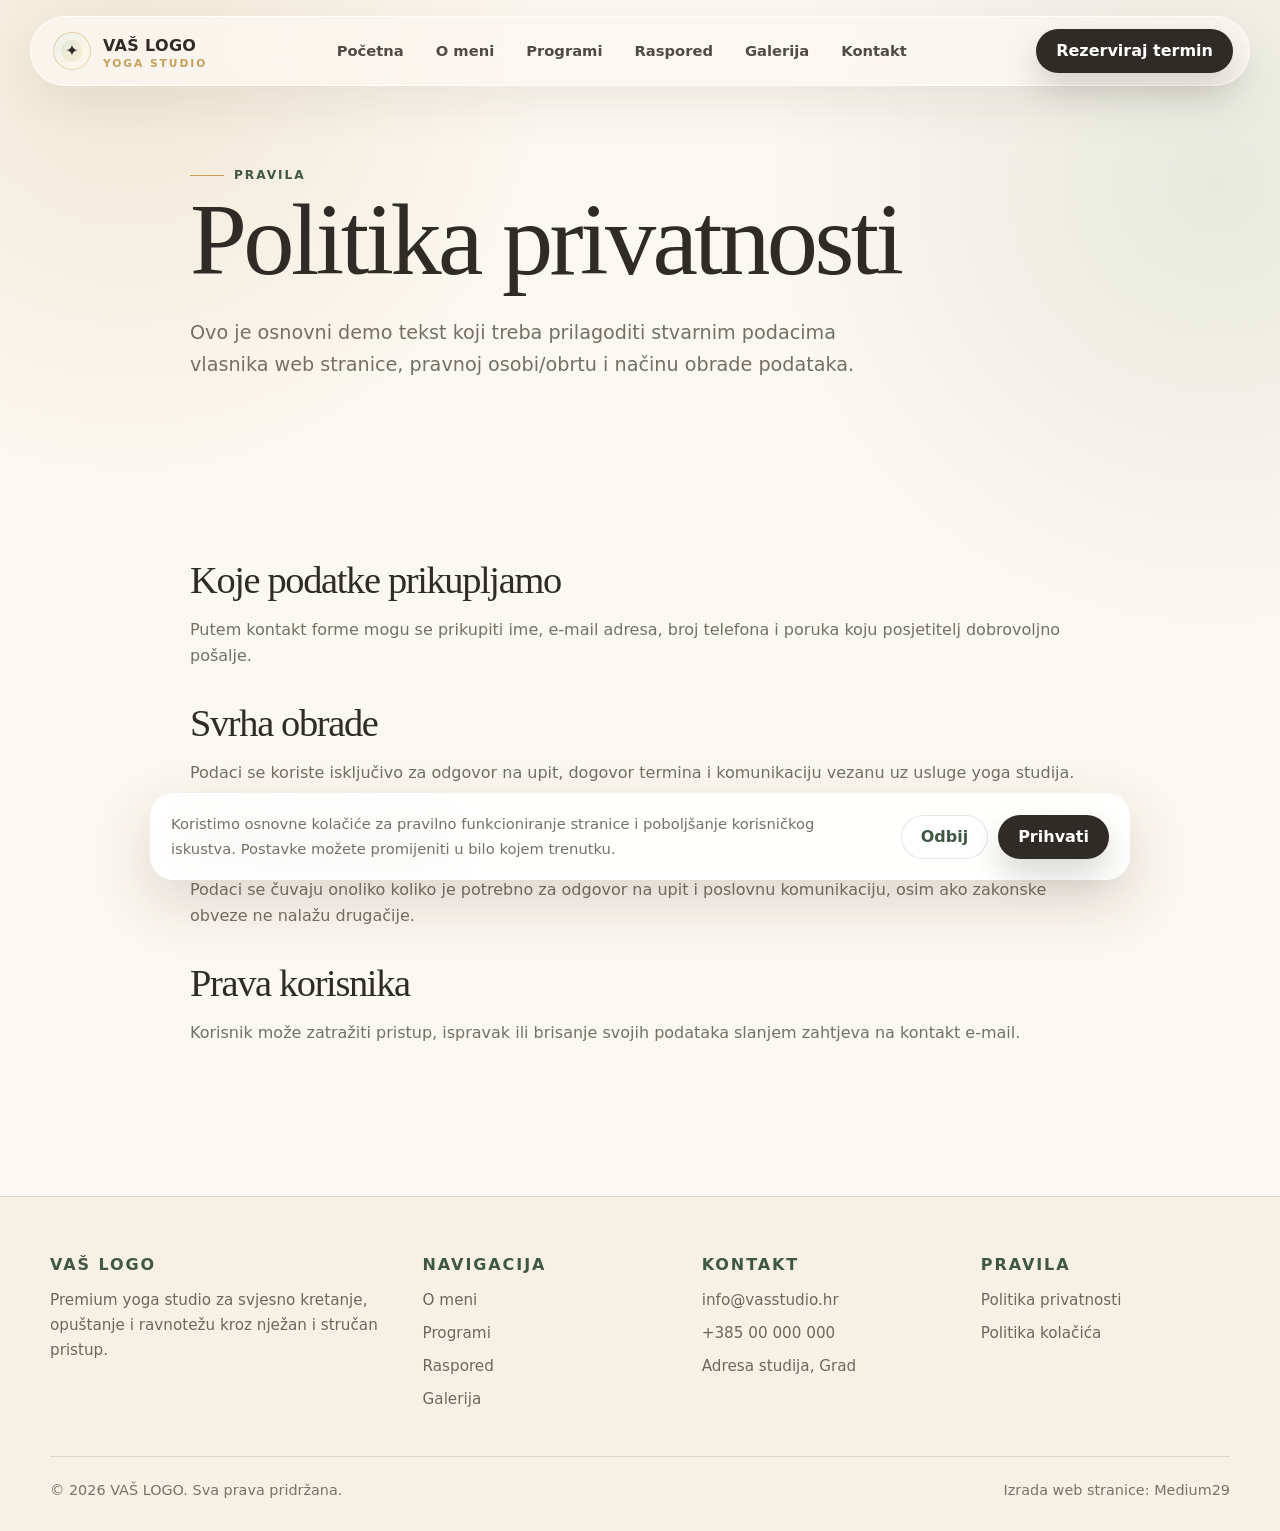
<file: politika-privatnosti.html>
<!doctype html>
<html lang="hr">
<head>
  <meta charset="utf-8">
  <meta name="viewport" content="width=device-width, initial-scale=1">
  <title>Politika privatnosti | Premium Yoga Studio</title>
  <meta name="description" content="Informacije o obradi osobnih podataka i kontakt formi.">
  <meta name="theme-color" content="#fbf8f1">
  <meta property="og:title" content="Politika privatnosti | Premium Yoga Studio">
  <meta property="og:description" content="Informacije o obradi osobnih podataka i kontakt formi.">
  <meta property="og:type" content="website">
  <meta property="og:image" content="assets/images/yoga-hero.avif">
  <link rel="icon" href="assets/images/favicon.svg" type="image/svg+xml">
  <link rel="stylesheet" href="assets/css/style.css">
</head>
<body>
  <header class="topbar" aria-label="Glavna navigacija">
    <nav class="nav">
      <a class="brand" href="index.html" aria-label="Početna stranica">
        <span class="brand-mark" aria-hidden="true">✦</span>
        <span>VAŠ LOGO<small>Yoga studio</small></span>
      </a>
      <div class="nav-links" id="main-menu">
        <a data-nav href="index.html">Početna</a>
        <a data-nav href="o-nama.html">O meni</a>
        <a data-nav href="programi.html">Programi</a>
        <a data-nav href="raspored.html">Raspored</a>
        <a data-nav href="galerija.html">Galerija</a>
        <a data-nav href="kontakt.html">Kontakt</a>
      </div>
      <div class="nav-cta">
        <a class="btn btn-primary" href="kontakt.html">Rezerviraj termin</a>
        <button class="menu-toggle" aria-label="Otvori izbornik" aria-controls="main-menu" aria-expanded="false"><span></span><span></span><span></span></button>
      </div>
    </nav>
  </header>

  <main><section class="page-hero"><div class="container legal reveal"><span class="eyebrow">Pravila</span><h1>Politika privatnosti</h1><p class="lead">Ovo je osnovni demo tekst koji treba prilagoditi stvarnim podacima vlasnika web stranice, pravnoj osobi/obrtu i načinu obrade podataka.</p></div></section><section class="section-tight"><div class="container legal reveal"><h2>Koje podatke prikupljamo</h2><p>Putem kontakt forme mogu se prikupiti ime, e-mail adresa, broj telefona i poruka koju posjetitelj dobrovoljno pošalje.</p><h2>Svrha obrade</h2><p>Podaci se koriste isključivo za odgovor na upit, dogovor termina i komunikaciju vezanu uz usluge yoga studija.</p><h2>Čuvanje podataka</h2><p>Podaci se čuvaju onoliko koliko je potrebno za odgovor na upit i poslovnu komunikaciju, osim ako zakonske obveze ne nalažu drugačije.</p><h2>Prava korisnika</h2><p>Korisnik može zatražiti pristup, ispravak ili brisanje svojih podataka slanjem zahtjeva na kontakt e-mail.</p></div></section></main>

  <footer class="footer">
    <div class="container">
      <div class="footer-grid">
        <div>
          <h3>VAŠ LOGO</h3>
          <p>Premium yoga studio za svjesno kretanje, opuštanje i ravnotežu kroz nježan i stručan pristup.</p>
        </div>
        <div>
          <h3>Navigacija</h3>
          <a href="o-nama.html">O meni</a>
          <a href="programi.html">Programi</a>
          <a href="raspored.html">Raspored</a>
          <a href="galerija.html">Galerija</a>
        </div>
        <div>
          <h3>Kontakt</h3>
          <a href="mailto:info@vasstudio.hr">info@vasstudio.hr</a>
          <a href="tel:+385000000000">+385 00 000 000</a>
          <p>Adresa studija, Grad</p>
        </div>
        <div>
          <h3>Pravila</h3>
          <a href="politika-privatnosti.html">Politika privatnosti</a>
          <a href="politika-kolacica.html">Politika kolačića</a>
        </div>
      </div>
      <div class="footer-bottom">
        <span>© 2026 VAŠ LOGO. Sva prava pridržana.</span>
        <span>Izrada web stranice: Medium29</span>
      </div>
    </div>
  </footer>
  <div class="cookie" role="dialog" aria-label="Obavijest o kolačićima">
    <div class="cookie-inner">
      <p>Koristimo osnovne kolačiće za pravilno funkcioniranje stranice i poboljšanje korisničkog iskustva. Postavke možete promijeniti u bilo kojem trenutku.</p>
      <div class="cookie-actions">
        <button class="btn btn-soft" data-cookie-reject>Odbij</button>
        <button class="btn btn-primary" data-cookie-accept>Prihvati</button>
      </div>
    </div>
  </div>
  <script src="assets/js/main.js"></script>
</body>
</html>
</file>
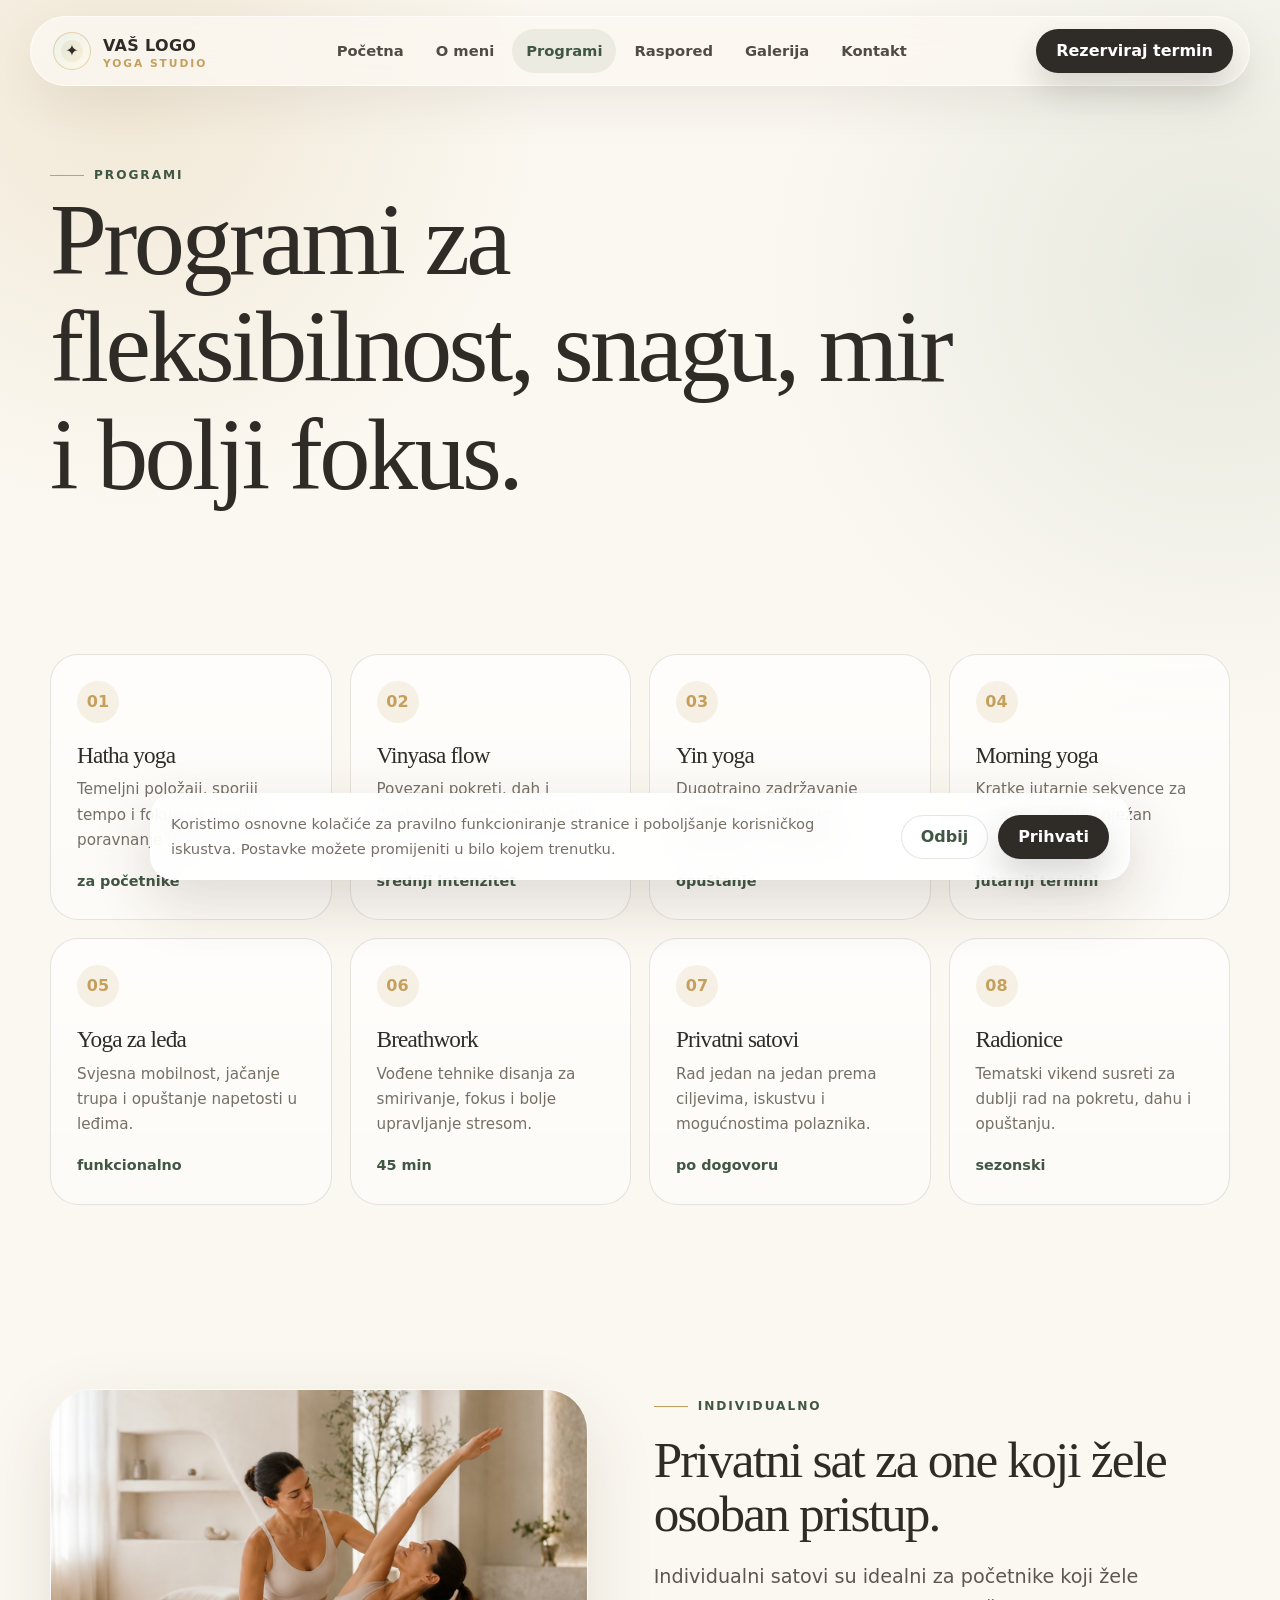
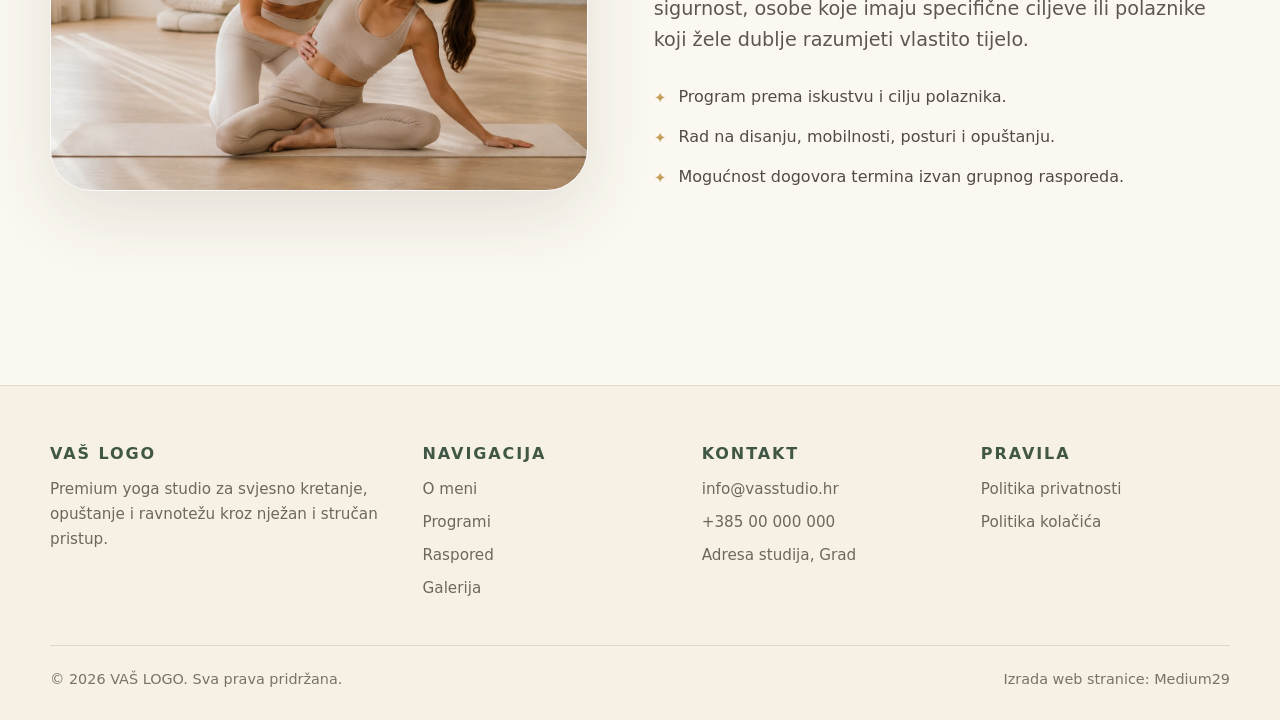
<file: programi.html>
<!doctype html>
<html lang="hr">
<head>
  <meta charset="utf-8">
  <meta name="viewport" content="width=device-width, initial-scale=1">
  <title>Programi joge | Hatha, Vinyasa, Yin i individualni satovi</title>
  <meta name="description" content="Pregled programa joge za početnike, rekreativce i individualni rad.">
  <meta name="theme-color" content="#fbf8f1">
  <meta property="og:title" content="Programi joge | Hatha, Vinyasa, Yin i individualni satovi">
  <meta property="og:description" content="Pregled programa joge za početnike, rekreativce i individualni rad.">
  <meta property="og:type" content="website">
  <meta property="og:image" content="assets/images/yoga-hero.avif">
  <link rel="icon" href="assets/images/favicon.svg" type="image/svg+xml">
  <link rel="stylesheet" href="assets/css/style.css">
</head>
<body>
  <header class="topbar" aria-label="Glavna navigacija">
    <nav class="nav">
      <a class="brand" href="index.html" aria-label="Početna stranica">
        <span class="brand-mark" aria-hidden="true">✦</span>
        <span>VAŠ LOGO<small>Yoga studio</small></span>
      </a>
      <div class="nav-links" id="main-menu">
        <a data-nav href="index.html">Početna</a>
        <a data-nav href="o-nama.html">O meni</a>
        <a data-nav href="programi.html">Programi</a>
        <a data-nav href="raspored.html">Raspored</a>
        <a data-nav href="galerija.html">Galerija</a>
        <a data-nav href="kontakt.html">Kontakt</a>
      </div>
      <div class="nav-cta">
        <a class="btn btn-primary" href="kontakt.html">Rezerviraj termin</a>
        <button class="menu-toggle" aria-label="Otvori izbornik" aria-controls="main-menu" aria-expanded="false"><span></span><span></span><span></span></button>
      </div>
    </nav>
  </header>

  <main>
    <section class="page-hero">
      <div class="container reveal">
        <span class="eyebrow">Programi</span>
        <h1>Programi za fleksibilnost, snagu, mir i bolji fokus.</h1>
        
      </div>
    </section>
    <section class="section-tight">
      <div class="container program-grid">
        <article class="program-card reveal"><span>01</span><h3>Hatha yoga</h3><p>Temeljni položaji, sporiji tempo i fokus na pravilno poravnanje tijela.</p><div class="meta">za početnike</div></article>
        <article class="program-card reveal"><span>02</span><h3>Vinyasa flow</h3><p>Povezani pokreti, dah i fluidne sekvence za aktivniji sat.</p><div class="meta">srednji intenzitet</div></article>
        <article class="program-card reveal"><span>03</span><h3>Yin yoga</h3><p>Dugotrajno zadržavanje položaja za dubinsko opuštanje i mobilnost.</p><div class="meta">opuštanje</div></article>
        <article class="program-card reveal"><span>04</span><h3>Morning yoga</h3><p>Kratke jutarnje sekvence za energiju, fokus i nježan početak dana.</p><div class="meta">jutarnji termini</div></article>
        <article class="program-card reveal"><span>05</span><h3>Yoga za leđa</h3><p>Svjesna mobilnost, jačanje trupa i opuštanje napetosti u leđima.</p><div class="meta">funkcionalno</div></article>
        <article class="program-card reveal"><span>06</span><h3>Breathwork</h3><p>Vođene tehnike disanja za smirivanje, fokus i bolje upravljanje stresom.</p><div class="meta">45 min</div></article>
        <article class="program-card reveal"><span>07</span><h3>Privatni satovi</h3><p>Rad jedan na jedan prema ciljevima, iskustvu i mogućnostima polaznika.</p><div class="meta">po dogovoru</div></article>
        <article class="program-card reveal"><span>08</span><h3>Radionice</h3><p>Tematski vikend susreti za dublji rad na pokretu, dahu i opuštanju.</p><div class="meta">sezonski</div></article>
      </div>
    </section>
    <section class="section">
      <div class="container split">
        <div class="image-card reveal"><img src="assets/images/yoga-individualno.avif" alt="Individualni sat joge" width="1600" height="1100" loading="lazy"></div>
        <div class="split-content reveal">
          <span class="eyebrow">Individualno</span>
          <h2>Privatni sat za one koji žele osoban pristup.</h2>
          <p class="lead">Individualni satovi su idealni za početnike koji žele sigurnost, osobe koje imaju specifične ciljeve ili polaznike koji žele dublje razumjeti vlastito tijelo.</p>
          <ul class="check-list"><li>Program prema iskustvu i cilju polaznika.</li><li>Rad na disanju, mobilnosti, posturi i opuštanju.</li><li>Mogućnost dogovora termina izvan grupnog rasporeda.</li></ul>
        </div>
      </div>
    </section>
  </main>

  <footer class="footer">
    <div class="container">
      <div class="footer-grid">
        <div>
          <h3>VAŠ LOGO</h3>
          <p>Premium yoga studio za svjesno kretanje, opuštanje i ravnotežu kroz nježan i stručan pristup.</p>
        </div>
        <div>
          <h3>Navigacija</h3>
          <a href="o-nama.html">O meni</a>
          <a href="programi.html">Programi</a>
          <a href="raspored.html">Raspored</a>
          <a href="galerija.html">Galerija</a>
        </div>
        <div>
          <h3>Kontakt</h3>
          <a href="mailto:info@vasstudio.hr">info@vasstudio.hr</a>
          <a href="tel:+385000000000">+385 00 000 000</a>
          <p>Adresa studija, Grad</p>
        </div>
        <div>
          <h3>Pravila</h3>
          <a href="politika-privatnosti.html">Politika privatnosti</a>
          <a href="politika-kolacica.html">Politika kolačića</a>
        </div>
      </div>
      <div class="footer-bottom">
        <span>© 2026 VAŠ LOGO. Sva prava pridržana.</span>
        <span>Izrada web stranice: Medium29</span>
      </div>
    </div>
  </footer>
  <div class="cookie" role="dialog" aria-label="Obavijest o kolačićima">
    <div class="cookie-inner">
      <p>Koristimo osnovne kolačiće za pravilno funkcioniranje stranice i poboljšanje korisničkog iskustva. Postavke možete promijeniti u bilo kojem trenutku.</p>
      <div class="cookie-actions">
        <button class="btn btn-soft" data-cookie-reject>Odbij</button>
        <button class="btn btn-primary" data-cookie-accept>Prihvati</button>
      </div>
    </div>
  </div>
  <script src="assets/js/main.js"></script>
</body>
</html>
</file>
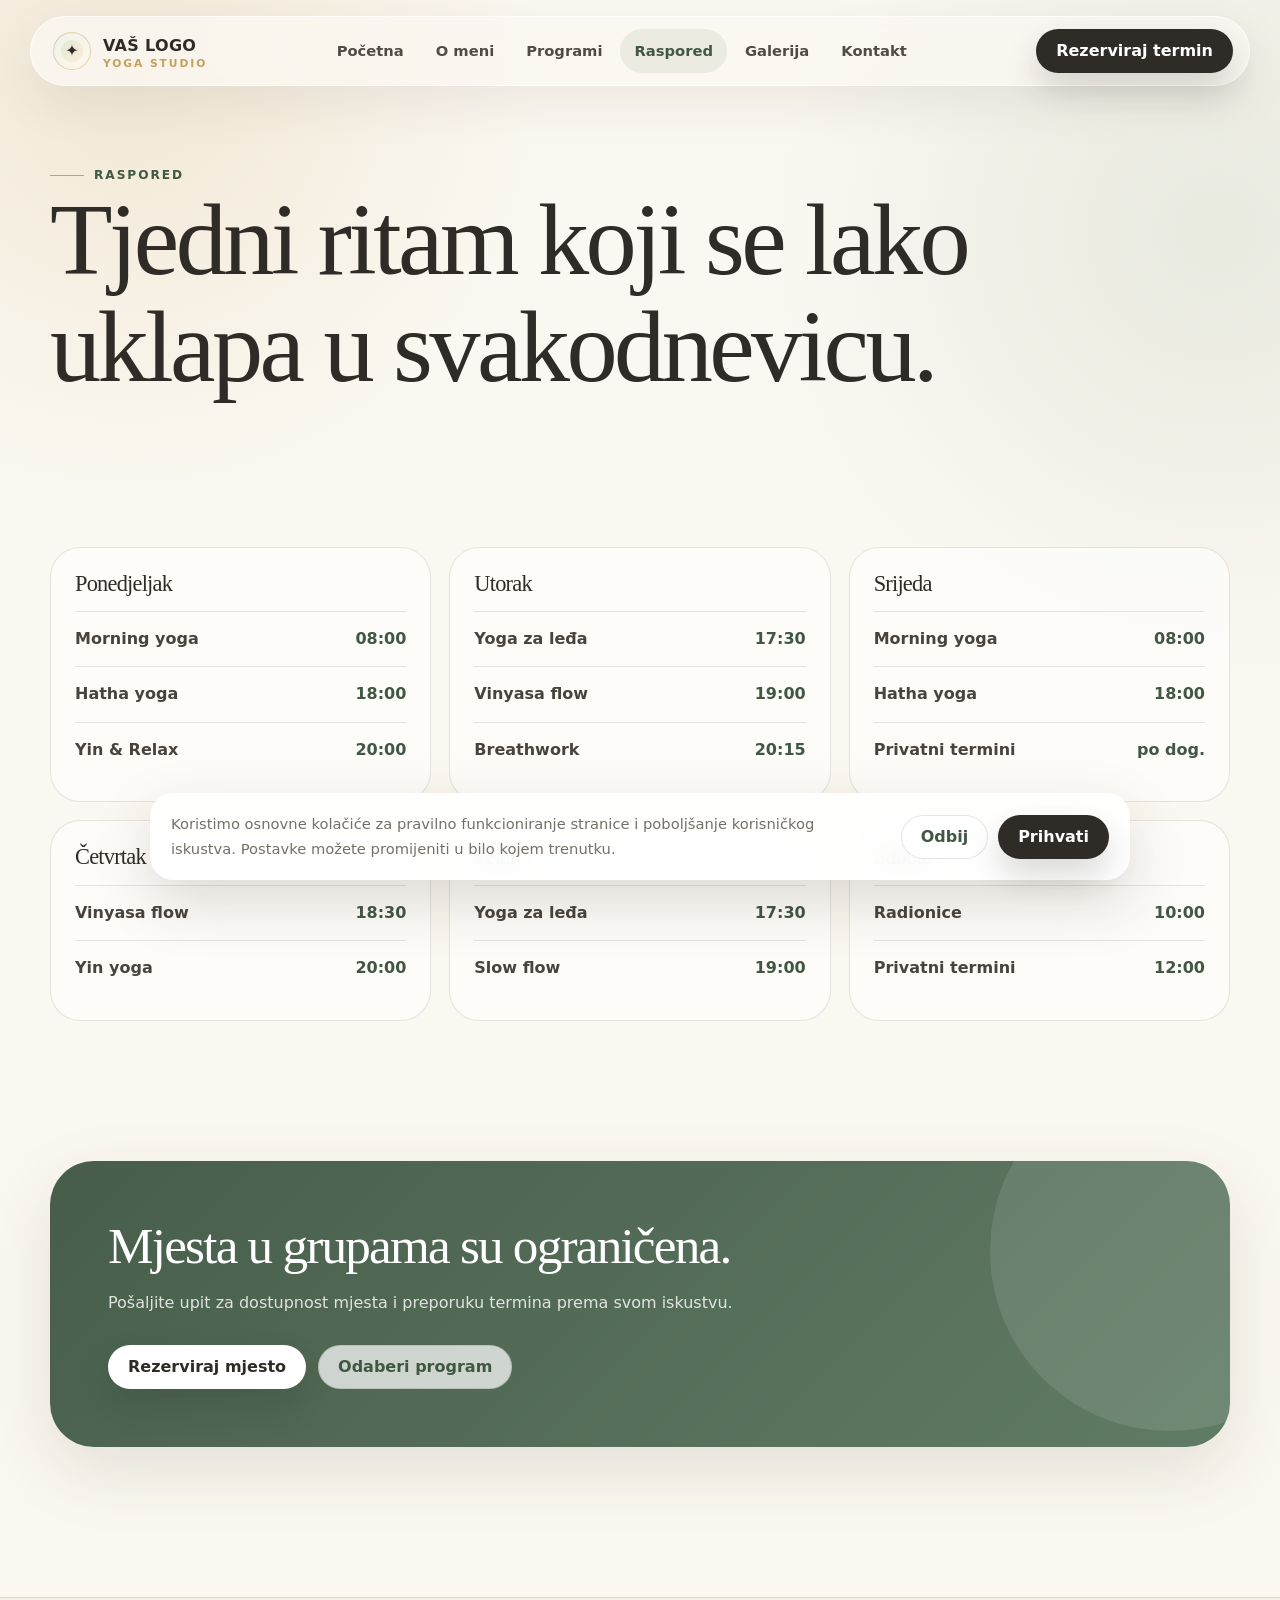
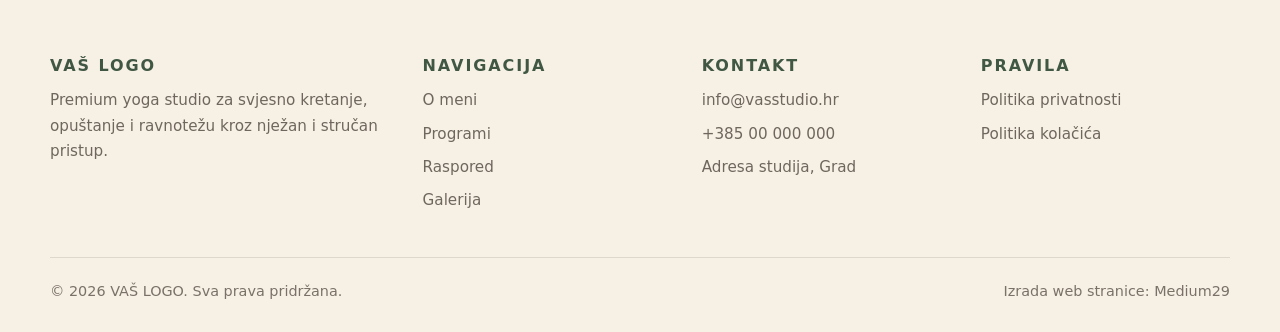
<file: raspored.html>
<!doctype html>
<html lang="hr">
<head>
  <meta charset="utf-8">
  <meta name="viewport" content="width=device-width, initial-scale=1">
  <title>Raspored sati | Premium Yoga Studio</title>
  <meta name="description" content="Pregled tjednog rasporeda yoga satova i mogućnost rezervacije termina.">
  <meta name="theme-color" content="#fbf8f1">
  <meta property="og:title" content="Raspored sati | Premium Yoga Studio">
  <meta property="og:description" content="Pregled tjednog rasporeda yoga satova i mogućnost rezervacije termina.">
  <meta property="og:type" content="website">
  <meta property="og:image" content="assets/images/yoga-hero.avif">
  <link rel="icon" href="assets/images/favicon.svg" type="image/svg+xml">
  <link rel="stylesheet" href="assets/css/style.css">
</head>
<body>
  <header class="topbar" aria-label="Glavna navigacija">
    <nav class="nav">
      <a class="brand" href="index.html" aria-label="Početna stranica">
        <span class="brand-mark" aria-hidden="true">✦</span>
        <span>VAŠ LOGO<small>Yoga studio</small></span>
      </a>
      <div class="nav-links" id="main-menu">
        <a data-nav href="index.html">Početna</a>
        <a data-nav href="o-nama.html">O meni</a>
        <a data-nav href="programi.html">Programi</a>
        <a data-nav href="raspored.html">Raspored</a>
        <a data-nav href="galerija.html">Galerija</a>
        <a data-nav href="kontakt.html">Kontakt</a>
      </div>
      <div class="nav-cta">
        <a class="btn btn-primary" href="kontakt.html">Rezerviraj termin</a>
        <button class="menu-toggle" aria-label="Otvori izbornik" aria-controls="main-menu" aria-expanded="false"><span></span><span></span><span></span></button>
      </div>
    </nav>
  </header>

  <main>
    <section class="page-hero">
      <div class="container reveal">
        <span class="eyebrow">Raspored</span>
        <h1>Tjedni ritam koji se lako uklapa u svakodnevicu.</h1>
        
      </div>
    </section>
    <section class="section-tight">
      <div class="container schedule-grid">
        <article class="schedule-day reveal"><h3>Ponedjeljak</h3><div class="class-row"><span>Morning yoga</span><span>08:00</span></div><div class="class-row"><span>Hatha yoga</span><span>18:00</span></div><div class="class-row"><span>Yin & Relax</span><span>20:00</span></div></article>
        <article class="schedule-day reveal"><h3>Utorak</h3><div class="class-row"><span>Yoga za leđa</span><span>17:30</span></div><div class="class-row"><span>Vinyasa flow</span><span>19:00</span></div><div class="class-row"><span>Breathwork</span><span>20:15</span></div></article>
        <article class="schedule-day reveal"><h3>Srijeda</h3><div class="class-row"><span>Morning yoga</span><span>08:00</span></div><div class="class-row"><span>Hatha yoga</span><span>18:00</span></div><div class="class-row"><span>Privatni termini</span><span>po dog.</span></div></article>
        <article class="schedule-day reveal"><h3>Četvrtak</h3><div class="class-row"><span>Vinyasa flow</span><span>18:30</span></div><div class="class-row"><span>Yin yoga</span><span>20:00</span></div></article>
        <article class="schedule-day reveal"><h3>Petak</h3><div class="class-row"><span>Yoga za leđa</span><span>17:30</span></div><div class="class-row"><span>Slow flow</span><span>19:00</span></div></article>
        <article class="schedule-day reveal"><h3>Subota</h3><div class="class-row"><span>Radionice</span><span>10:00</span></div><div class="class-row"><span>Privatni termini</span><span>12:00</span></div></article>
      </div>
    </section>
    <section class="section-tight"><div class="container cta-band reveal"><h2>Mjesta u grupama su ograničena.</h2><p>Pošaljite upit za dostupnost mjesta i preporuku termina prema svom iskustvu.</p><div class="cta-actions"><a class="btn btn-primary" href="kontakt.html">Rezerviraj mjesto</a><a class="btn btn-soft" href="programi.html">Odaberi program</a></div></div></section>
  </main>

  <footer class="footer">
    <div class="container">
      <div class="footer-grid">
        <div>
          <h3>VAŠ LOGO</h3>
          <p>Premium yoga studio za svjesno kretanje, opuštanje i ravnotežu kroz nježan i stručan pristup.</p>
        </div>
        <div>
          <h3>Navigacija</h3>
          <a href="o-nama.html">O meni</a>
          <a href="programi.html">Programi</a>
          <a href="raspored.html">Raspored</a>
          <a href="galerija.html">Galerija</a>
        </div>
        <div>
          <h3>Kontakt</h3>
          <a href="mailto:info@vasstudio.hr">info@vasstudio.hr</a>
          <a href="tel:+385000000000">+385 00 000 000</a>
          <p>Adresa studija, Grad</p>
        </div>
        <div>
          <h3>Pravila</h3>
          <a href="politika-privatnosti.html">Politika privatnosti</a>
          <a href="politika-kolacica.html">Politika kolačića</a>
        </div>
      </div>
      <div class="footer-bottom">
        <span>© 2026 VAŠ LOGO. Sva prava pridržana.</span>
        <span>Izrada web stranice: Medium29</span>
      </div>
    </div>
  </footer>
  <div class="cookie" role="dialog" aria-label="Obavijest o kolačićima">
    <div class="cookie-inner">
      <p>Koristimo osnovne kolačiće za pravilno funkcioniranje stranice i poboljšanje korisničkog iskustva. Postavke možete promijeniti u bilo kojem trenutku.</p>
      <div class="cookie-actions">
        <button class="btn btn-soft" data-cookie-reject>Odbij</button>
        <button class="btn btn-primary" data-cookie-accept>Prihvati</button>
      </div>
    </div>
  </div>
  <script src="assets/js/main.js"></script>
</body>
</html>
</file>
<file: assets/css/style.css>
:root{
  --paper:#fbf8f1;
  --paper-2:#f4ecdf;
  --cream:#fffdf8;
  --sage:#8fa58d;
  --sage-dark:#405744;
  --sage-soft:#dce6d7;
  --clay:#c79070;
  --sand:#e8dcc9;
  --gold:#c5a05d;
  --ink:#2f2b27;
  --muted:#766f66;
  --line:rgba(47,43,39,.12);
  --white:rgba(255,255,255,.78);
  --shadow:0 24px 70px rgba(60,46,31,.12);
  --radius:30px;
  --radius-lg:42px;
  --container:min(1180px, calc(100% - 40px));
}
*{box-sizing:border-box}
html{scroll-behavior:smooth}
body{
  margin:0;
  font-family:Inter, ui-sans-serif, system-ui, -apple-system, BlinkMacSystemFont, "Segoe UI", sans-serif;
  color:var(--ink);
  background:
    radial-gradient(circle at 10% 4%, rgba(197,160,93,.18), transparent 26rem),
    radial-gradient(circle at 95% 12%, rgba(143,165,141,.18), transparent 28rem),
    var(--paper);
  line-height:1.65;
  -webkit-font-smoothing:antialiased;
  overflow-x:hidden;
}
img{max-width:100%;display:block}
a{color:inherit;text-decoration:none}
button,input,textarea,select{font:inherit}
::selection{background:rgba(197,160,93,.24)}
.container{width:var(--container);margin-inline:auto}
.eyebrow{
  display:inline-flex;align-items:center;gap:10px;
  font-size:.76rem;letter-spacing:.16em;text-transform:uppercase;
  color:var(--sage-dark);font-weight:800;
}
.eyebrow::before{content:"";width:34px;height:1px;background:var(--gold)}
h1,h2,h3{line-height:1.05;margin:0;color:var(--ink);font-family:Georgia, "Times New Roman", serif;font-weight:500;letter-spacing:-.035em}
h1{font-size:clamp(3rem, 8vw, 6.9rem);max-width:920px}
h2{font-size:clamp(2.2rem, 4vw, 4.4rem)}
h3{font-size:clamp(1.35rem, 2vw, 2rem)}
p{margin:0;color:var(--muted)}
.lead{font-size:clamp(1.05rem,1.5vw,1.25rem);max-width:720px;color:#5e574f}
.page-hero{padding:158px 0 76px;position:relative;overflow:hidden}
.page-hero .lead{margin-top:24px}
.topbar{
  position:fixed;top:16px;left:50%;transform:translateX(-50%);z-index:99;
  width:min(1220px, calc(100% - 24px));
  border:1px solid rgba(255,255,255,.74);
  background:rgba(251,248,241,.78);backdrop-filter:blur(18px);
  border-radius:999px;box-shadow:0 18px 50px rgba(68,52,35,.08);
}
.nav{display:flex;align-items:center;justify-content:space-between;gap:24px;padding:12px 16px 12px 22px}
.brand{display:flex;align-items:center;gap:12px;font-weight:850;letter-spacing:.02em;white-space:nowrap}
.brand-mark{width:38px;height:38px;border-radius:50%;display:grid;place-items:center;background:linear-gradient(135deg,var(--sage-soft),#fff1d8);border:1px solid rgba(197,160,93,.35);box-shadow:inset 0 0 0 7px rgba(255,255,255,.45)}
.brand small{display:block;font-size:.67rem;letter-spacing:.18em;text-transform:uppercase;color:var(--gold);font-weight:850;line-height:1}
.nav-links{display:flex;align-items:center;gap:4px}
.nav-links a{font-size:.92rem;font-weight:720;color:#514b45;padding:10px 14px;border-radius:999px;transition:.25s ease}
.nav-links a:hover,.nav-links a.active{background:rgba(143,165,141,.16);color:var(--sage-dark)}
.nav-cta{display:flex;align-items:center;gap:10px}
.btn{
  display:inline-flex;align-items:center;justify-content:center;gap:10px;
  padding:13px 19px;border-radius:999px;border:1px solid transparent;
  font-weight:790;line-height:1;color:var(--ink);transition:.25s ease;cursor:pointer;
}
.btn-primary{background:var(--ink);color:#fff;box-shadow:0 16px 32px rgba(47,43,39,.18)}
.btn-primary:hover{transform:translateY(-2px);box-shadow:0 24px 44px rgba(47,43,39,.2)}
.btn-soft{background:rgba(255,255,255,.72);border-color:var(--line);color:var(--sage-dark)}
.btn-soft:hover{background:#fff;transform:translateY(-2px)}
.menu-toggle{display:none;width:44px;height:44px;border-radius:50%;border:1px solid var(--line);background:rgba(255,255,255,.68);align-items:center;justify-content:center;gap:4px;flex-direction:column;cursor:pointer}
.menu-toggle span{width:18px;height:2px;background:var(--ink);border-radius:3px;transition:.25s ease}
body.menu-open .menu-toggle span:nth-child(1){transform:translateY(6px) rotate(45deg)}
body.menu-open .menu-toggle span:nth-child(2){opacity:0}
body.menu-open .menu-toggle span:nth-child(3){transform:translateY(-6px) rotate(-45deg)}
.hero{position:relative;padding:160px 0 98px;overflow:hidden}
.hero-grid{display:grid;grid-template-columns:1.05fr .95fr;gap:48px;align-items:center}
.hero-copy .eyebrow{margin-bottom:20px}
.hero-copy .lead{margin-top:24px}
.hero-actions{display:flex;align-items:center;gap:14px;flex-wrap:wrap;margin-top:34px}
.hero-stats{display:grid;grid-template-columns:repeat(3,1fr);gap:12px;margin-top:42px;max-width:680px}
.stat{padding:18px;border:1px solid var(--line);background:rgba(255,255,255,.55);border-radius:22px}
.stat strong{display:block;font-size:1.55rem;font-family:Georgia,"Times New Roman",serif;color:var(--sage-dark);line-height:1}.stat span{font-size:.84rem;color:var(--muted)}
.hero-visual{position:relative;min-height:650px}
.image-card{position:relative;border-radius:var(--radius-lg);overflow:hidden;box-shadow:var(--shadow);border:1px solid rgba(255,255,255,.72);background:#eee}
.image-card img{width:100%;height:100%;object-fit:cover;min-height:400px}
.hero-visual .image-card{height:640px}
.float-card{position:absolute;left:-20px;bottom:44px;max-width:260px;padding:22px;border-radius:26px;background:rgba(255,255,255,.78);border:1px solid rgba(255,255,255,.82);backdrop-filter:blur(16px);box-shadow:0 22px 56px rgba(60,46,31,.12)}
.float-card strong{display:block;margin-bottom:7px;font-size:1.05rem;color:var(--sage-dark)}
.orb{position:absolute;border-radius:50%;filter:blur(2px);opacity:.8;z-index:-1}.orb-one{width:280px;height:280px;background:rgba(197,160,93,.16);right:-80px;top:70px}.orb-two{width:220px;height:220px;background:rgba(143,165,141,.18);left:-80px;bottom:130px}
.section{padding:96px 0}.section-tight{padding:70px 0}.section-head{display:flex;align-items:end;justify-content:space-between;gap:40px;margin-bottom:42px}.section-head p{max-width:560px}.grid-3{display:grid;grid-template-columns:repeat(3,1fr);gap:22px}.grid-2{display:grid;grid-template-columns:repeat(2,1fr);gap:28px;align-items:center}.card{border:1px solid var(--line);background:rgba(255,255,255,.56);border-radius:var(--radius);padding:28px;box-shadow:0 18px 50px rgba(60,46,31,.06)}
.card .icon{width:50px;height:50px;border-radius:18px;display:grid;place-items:center;background:rgba(143,165,141,.15);color:var(--sage-dark);font-size:1.35rem;margin-bottom:20px}
.card h3{font-size:1.65rem;margin-bottom:13px}.card p{font-size:.98rem}
.split{display:grid;grid-template-columns:.95fr 1.05fr;gap:48px;align-items:center}.split.reverse{grid-template-columns:1.05fr .95fr}.split-content{padding:18px}.split-content .eyebrow{margin-bottom:17px}.split-content .lead{margin-top:20px}.check-list{display:grid;gap:13px;margin:28px 0 0;padding:0;list-style:none}.check-list li{display:flex;align-items:flex-start;gap:12px;color:#514b45}.check-list li::before{content:"✦";color:var(--gold);font-size:.95rem;margin-top:2px}
.program-grid{display:grid;grid-template-columns:repeat(4,1fr);gap:18px}.program-card{padding:26px;border-radius:28px;border:1px solid var(--line);background:linear-gradient(180deg,rgba(255,255,255,.72),rgba(255,255,255,.42));transition:.25s ease}.program-card:hover{transform:translateY(-5px);box-shadow:0 22px 48px rgba(60,46,31,.1)}.program-card span{display:inline-flex;width:42px;height:42px;border-radius:50%;align-items:center;justify-content:center;background:rgba(197,160,93,.14);color:var(--gold);font-weight:900;margin-bottom:20px}.program-card h3{font-size:1.45rem;margin-bottom:10px}.program-card p{font-size:.95rem}.program-card .meta{margin-top:17px;color:var(--sage-dark);font-weight:800;font-size:.9rem}
.cta-band{position:relative;overflow:hidden;border-radius:44px;padding:58px;background:linear-gradient(135deg,rgba(64,87,68,.96),rgba(83,113,88,.92));color:#fff;box-shadow:var(--shadow)}.cta-band h2,.cta-band p{color:#fff}.cta-band p{opacity:.82;margin-top:18px}.cta-band .btn-primary{background:#fff;color:var(--ink)}.cta-band .cta-actions{margin-top:28px;display:flex;gap:12px;flex-wrap:wrap}.cta-band::after{content:"";position:absolute;right:-120px;top:-90px;width:360px;height:360px;border-radius:50%;background:rgba(255,255,255,.1)}
.testimonials{display:grid;grid-template-columns:1.1fr .9fr;gap:22px}.quote{padding:34px;border-radius:34px;background:#fff;border:1px solid var(--line);box-shadow:0 20px 52px rgba(60,46,31,.07)}.quote p{font-size:1.05rem;color:#4c4741}.quote strong{display:block;margin-top:18px;color:var(--sage-dark)}
.schedule-grid{display:grid;grid-template-columns:repeat(3,1fr);gap:18px}.schedule-day{border-radius:30px;padding:24px;background:rgba(255,255,255,.6);border:1px solid var(--line)}.schedule-day h3{font-size:1.4rem;margin-bottom:16px}.class-row{display:flex;justify-content:space-between;gap:16px;padding:14px 0;border-top:1px solid var(--line)}.class-row span:first-child{font-weight:760;color:#48433d}.class-row span:last-child{color:var(--sage-dark);font-weight:820}
.gallery-grid{display:grid;grid-template-columns:1.2fr .8fr;gap:22px}.gallery-grid .image-card:nth-child(1){grid-row:span 2}.gallery-grid .image-card img{min-height:360px}.gallery-grid .image-card:nth-child(1) img{min-height:744px}.gallery-caption{position:absolute;left:18px;right:18px;bottom:18px;background:rgba(255,255,255,.74);backdrop-filter:blur(14px);border-radius:22px;padding:16px;border:1px solid rgba(255,255,255,.8)}.gallery-caption strong{display:block;color:var(--sage-dark)}.gallery-caption p{font-size:.88rem}
.form-wrap{display:grid;grid-template-columns:.85fr 1.15fr;gap:30px;align-items:start}.contact-panel{border-radius:var(--radius-lg);padding:34px;background:rgba(255,255,255,.62);border:1px solid var(--line);box-shadow:0 20px 55px rgba(60,46,31,.07)}.contact-panel h3{font-size:1.75rem;margin-bottom:16px}.contact-list{display:grid;gap:14px;margin-top:24px}.contact-item{padding:17px;border-radius:20px;background:rgba(244,236,223,.68);border:1px solid rgba(47,43,39,.08)}.contact-item span{display:block;font-size:.79rem;letter-spacing:.11em;text-transform:uppercase;color:var(--gold);font-weight:900}.contact-item strong{color:#46413c}form{display:grid;gap:16px}.field-grid{display:grid;grid-template-columns:repeat(2,1fr);gap:16px}.field label{display:block;font-size:.86rem;font-weight:850;margin-bottom:8px;color:#4c463f}.field input,.field textarea,.field select{width:100%;border:1px solid var(--line);background:rgba(255,255,255,.8);border-radius:18px;padding:15px 16px;color:var(--ink);outline:none;transition:.22s ease}.field input:focus,.field textarea:focus,.field select:focus{border-color:rgba(197,160,93,.75);box-shadow:0 0 0 4px rgba(197,160,93,.12)}textarea{min-height:150px;resize:vertical}.full{grid-column:1/-1}.map-card{height:360px;border-radius:34px;background:linear-gradient(135deg,rgba(143,165,141,.18),rgba(197,160,93,.16)),var(--sand);border:1px solid var(--line);display:grid;place-items:center;text-align:center;padding:30px}.map-card strong{font-family:Georgia,"Times New Roman",serif;font-size:2rem;color:var(--sage-dark)}.single-image{max-width:980px}
.faq{display:grid;gap:14px}.faq details{background:rgba(255,255,255,.58);border:1px solid var(--line);border-radius:24px;padding:20px 22px}.faq summary{cursor:pointer;font-weight:850;color:#46413c}.faq p{margin-top:12px}
.footer{padding:60px 0 28px;background:rgba(244,236,223,.64);border-top:1px solid var(--line);margin-top:80px}.footer-grid{display:grid;grid-template-columns:1.1fr .8fr .8fr .8fr;gap:30px}.footer h3{font-family:Inter,system-ui,sans-serif;font-size:1rem;letter-spacing:.12em;text-transform:uppercase;font-weight:900;color:var(--sage-dark);margin-bottom:14px}.footer p,.footer a{font-size:.95rem;color:#6f675e}.footer a{display:block;margin:8px 0}.footer-bottom{display:flex;justify-content:space-between;gap:20px;border-top:1px solid var(--line);margin-top:36px;padding-top:22px;color:#7a7269;font-size:.9rem}
.cookie{position:fixed;left:20px;right:20px;bottom:20px;z-index:120;display:none}.cookie.show{display:block}.cookie-inner{max-width:980px;margin:auto;display:flex;align-items:center;justify-content:space-between;gap:20px;padding:18px 20px;border-radius:24px;background:rgba(255,255,255,.88);border:1px solid rgba(255,255,255,.85);backdrop-filter:blur(16px);box-shadow:0 22px 60px rgba(60,46,31,.16)}.cookie p{font-size:.92rem}.cookie-actions{display:flex;gap:10px;flex-shrink:0}
.reveal{opacity:0;transform:translateY(22px);transition:opacity .75s ease, transform .75s ease}.reveal.in-view{opacity:1;transform:translateY(0)}
.legal{max-width:900px}.legal h2{font-size:2.4rem;margin:34px 0 16px}.legal p,.legal li{color:var(--muted)}.legal ul{padding-left:20px}
@media (max-width: 1040px){
  .hero-grid,.split,.split.reverse,.form-wrap,.testimonials{grid-template-columns:1fr}.hero{padding-top:140px}.hero-visual{min-height:auto}.hero-visual .image-card{height:auto}.hero-visual .image-card img{min-height:480px}.float-card{left:20px}.program-grid{grid-template-columns:repeat(2,1fr)}.schedule-grid,.grid-3{grid-template-columns:repeat(2,1fr)}.footer-grid{grid-template-columns:1fr 1fr}.section-head{display:block}.section-head p{margin-top:18px}
}
@media (max-width: 820px){
  .topbar{top:10px;width:calc(100% - 18px);border-radius:28px}.nav{padding:10px 12px}.menu-toggle{display:flex}.nav-links{position:fixed;left:0;right:0;top:72px;margin:0 8px;display:grid;gap:4px;padding:12px;border-radius:24px;background:rgba(251,248,241,.96);border:1px solid rgba(255,255,255,.8);box-shadow:0 22px 48px rgba(60,46,31,.14);transform:translateY(-14px);opacity:0;pointer-events:none;transition:.25s ease}.nav-links a{padding:13px 16px}.nav-cta .btn{display:none}body.menu-open .nav-links{transform:translateY(0);opacity:1;pointer-events:auto}.brand small{font-size:.61rem}.hero{padding:124px 0 72px}.page-hero{padding:128px 0 56px}h1{font-size:clamp(2.7rem, 13vw, 4.3rem)}.hero-stats{grid-template-columns:1fr}.grid-2,.grid-3,.schedule-grid,.program-grid{grid-template-columns:1fr}.gallery-grid{grid-template-columns:1fr}.gallery-grid .image-card:nth-child(1){grid-row:auto}.gallery-grid .image-card:nth-child(1) img,.gallery-grid .image-card img{min-height:380px}.field-grid{grid-template-columns:1fr}.footer-grid{grid-template-columns:1fr}.footer-bottom{flex-direction:column}.cta-band{padding:34px;border-radius:32px}.section{padding:72px 0}.cookie-inner{display:block}.cookie-actions{margin-top:14px}.cookie-actions .btn{width:100%}.hero-visual .image-card img{min-height:430px}
}
@media (max-width: 520px){
  :root{--container:calc(100% - 28px)}.hero-actions,.cta-band .cta-actions{align-items:stretch;flex-direction:column}.btn{width:100%}.float-card{position:relative;left:auto;bottom:auto;margin-top:16px;max-width:none}.hero-visual .image-card img{min-height:360px}.stat{padding:16px}.card{padding:22px}.page-hero,.hero{overflow:visible}
}

/* Responsive navigation and layout fixes */
html, body { width: 100%; max-width: 100%; overflow-x: hidden; }
.topbar { max-width: calc(100% - 24px); }
.nav, .brand, .nav-cta { min-width: 0; }
.brand { flex: 0 1 auto; }
.nav-cta { flex: 0 0 auto; }

@media (max-width: 1180px){
  .topbar{
    top:12px;
    width:calc(100% - 22px);
    border-radius:30px;
  }
  .nav{
    position:relative;
    padding:10px 12px 10px 14px;
    gap:12px;
  }
  .menu-toggle{
    display:flex !important;
    flex:0 0 44px;
  }
  .nav-cta .btn{
    display:none !important;
  }
  .nav-links{
    position:absolute;
    left:0;
    right:0;
    top:calc(100% + 10px);
    z-index:100;
    display:grid !important;
    gap:6px;
    padding:12px;
    border-radius:24px;
    background:rgba(251,248,241,.98);
    border:1px solid rgba(255,255,255,.86);
    box-shadow:0 24px 55px rgba(60,46,31,.16);
    backdrop-filter:blur(18px);
    transform:translateY(-8px);
    opacity:0;
    visibility:hidden;
    pointer-events:none;
    transition:opacity .22s ease, transform .22s ease, visibility .22s ease;
  }
  .nav-links a{
    width:100%;
    padding:13px 16px;
    border-radius:16px;
  }
  body.menu-open .nav-links{
    opacity:1;
    visibility:visible;
    pointer-events:auto;
    transform:translateY(0);
  }
  .hero{padding-top:132px;}
  .page-hero{padding-top:132px;}
}

@media (max-width: 680px){
  :root{--container:calc(100% - 30px);}
  .topbar{width:calc(100% - 18px);top:10px;border-radius:24px;}
  .nav{padding:9px 10px;}
  .brand{gap:10px;font-size:.95rem;letter-spacing:0;}
  .brand-mark{width:40px;height:40px;flex:0 0 40px;}
  .brand small{font-size:.58rem;letter-spacing:.14em;}
  .menu-toggle{width:42px;height:42px;flex-basis:42px;}
  .hero{padding:116px 0 64px;}
  .page-hero{padding:118px 0 52px;}
  .hero-grid{gap:34px;}
  .hero-copy .lead{margin-top:18px;}
  .hero-actions{margin-top:26px;}
  .hero-stats{margin-top:32px;gap:10px;}
  h1{font-size:clamp(2.55rem, 12vw, 3.55rem);}
  h2{font-size:clamp(2rem, 9vw, 3rem);}
  .lead{font-size:1rem;line-height:1.75;}
  .image-card,
  .cta-band,
  .contact-panel,
  .schedule-day,
  .program-card,
  .card{
    border-radius:24px;
  }
  .hero-visual .image-card img,
  .image-card img{
    min-height:320px;
  }
  .gallery-grid .image-card:nth-child(1) img,
  .gallery-grid .image-card img{
    min-height:320px;
  }
  .section{padding:64px 0;}
  .section-tight{padding:54px 0;}
  .split{gap:34px;}
  .split-content{padding:0;}
  .program-grid,
  .schedule-grid,
  .grid-2,
  .grid-3,
  .form-wrap,
  .testimonials,
  .gallery-grid{
    grid-template-columns:1fr !important;
  }
  .footer{margin-top:56px;padding-top:48px;}
}

@media (max-width: 390px){
  :root{--container:calc(100% - 24px);}
  .brand{font-size:.86rem;gap:8px;}
  .brand-mark{width:36px;height:36px;flex-basis:36px;box-shadow:inset 0 0 0 6px rgba(255,255,255,.45);}
  .brand small{font-size:.52rem;letter-spacing:.12em;}
  .menu-toggle{width:40px;height:40px;flex-basis:40px;}
  .nav-links{top:calc(100% + 8px);}
  .btn{padding:13px 16px;}
  h1{font-size:2.65rem;}
  .stat strong{font-size:1.35rem;}
  .stat span{font-size:.82rem;}
  .hero-visual .image-card img,
  .image-card img,
  .gallery-grid .image-card img,
  .gallery-grid .image-card:nth-child(1) img{
    min-height:290px;
  }
}
</file>
